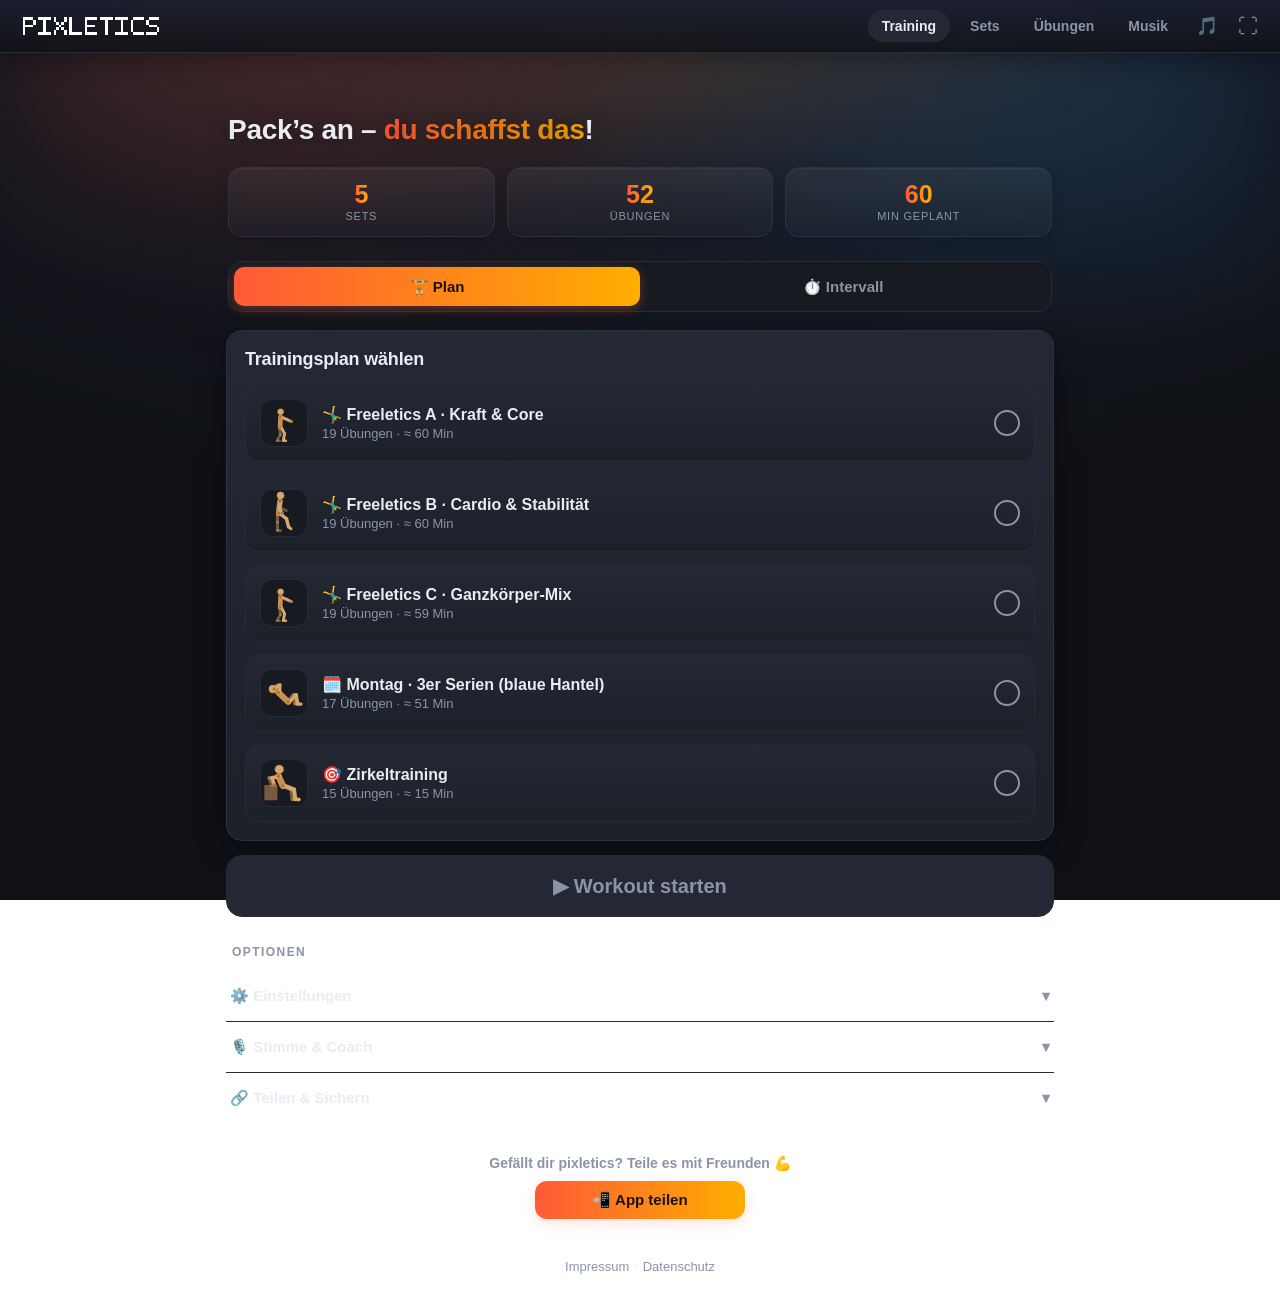
<file: index.html>
<!DOCTYPE html>
<html lang="de">
<head>
  <meta charset="UTF-8" />
  <meta name="viewport" content="width=device-width, initial-scale=1.0, viewport-fit=cover" />
  <meta name="theme-color" content="#0f1115" />
  <title>pixletics</title>
  <meta name="description" content="pixletics – browser-basierter Intervall-Timer für Bodyweight- und Zirkeltraining mit Coach-Sprachansagen, Radio und Spotify-Steuerung." />
  <link rel="stylesheet" href="assets/css/style.css" />
  <link rel="manifest" href="manifest.webmanifest" />
  <meta name="mobile-web-app-capable" content="yes" />
  <meta name="apple-mobile-web-app-capable" content="yes" />
  <meta name="apple-mobile-web-app-status-bar-style" content="black-translucent" />
  <meta name="apple-mobile-web-app-title" content="pixletics" />
  <link rel="apple-touch-icon" href="assets/icons/apple-touch-icon.png" />
  <script>
    // Installations-Event möglichst früh abfangen (feuert oft vor den Modulen).
    window.addEventListener('beforeinstallprompt', (e) => { e.preventDefault(); window.__bip = e; });
  </script>
  <link rel="icon" href="data:image/svg+xml,<svg xmlns='http://www.w3.org/2000/svg' viewBox='0 0 12 14' shape-rendering='crispEdges'><rect x='5' y='0' width='1' height='1' fill='%23ff5a36'/><rect x='6' y='0' width='1' height='1' fill='%23ff5a36'/><rect x='4' y='1' width='1' height='1' fill='%23ff5a36'/><rect x='5' y='1' width='1' height='1' fill='%23ff5a36'/><rect x='6' y='1' width='1' height='1' fill='%23ff5a36'/><rect x='7' y='1' width='1' height='1' fill='%23ff5a36'/><rect x='4' y='2' width='1' height='1' fill='%23ff5a36'/><rect x='5' y='2' width='1' height='1' fill='%23ff5a36'/><rect x='6' y='2' width='1' height='1' fill='%23ffae00'/><rect x='7' y='2' width='1' height='1' fill='%23ff5a36'/><rect x='3' y='3' width='1' height='1' fill='%23ff5a36'/><rect x='4' y='3' width='1' height='1' fill='%23ff5a36'/><rect x='5' y='3' width='1' height='1' fill='%23ffae00'/><rect x='6' y='3' width='1' height='1' fill='%23ffae00'/><rect x='7' y='3' width='1' height='1' fill='%23ff5a36'/><rect x='8' y='3' width='1' height='1' fill='%23ff5a36'/><rect x='3' y='4' width='1' height='1' fill='%23ff5a36'/><rect x='4' y='4' width='1' height='1' fill='%23ffae00'/><rect x='5' y='4' width='1' height='1' fill='%23ffae00'/><rect x='6' y='4' width='1' height='1' fill='%23ffae00'/><rect x='7' y='4' width='1' height='1' fill='%23ff5a36'/><rect x='2' y='5' width='1' height='1' fill='%23ff5a36'/><rect x='3' y='5' width='1' height='1' fill='%23ff5a36'/><rect x='4' y='5' width='1' height='1' fill='%23ffae00'/><rect x='5' y='5' width='1' height='1' fill='%23ffae00'/><rect x='6' y='5' width='1' height='1' fill='%23ffae00'/><rect x='7' y='5' width='1' height='1' fill='%23ff5a36'/><rect x='8' y='5' width='1' height='1' fill='%23ff5a36'/><rect x='2' y='6' width='1' height='1' fill='%23ff5a36'/><rect x='3' y='6' width='1' height='1' fill='%23ffae00'/><rect x='4' y='6' width='1' height='1' fill='%23ffae00'/><rect x='5' y='6' width='1' height='1' fill='%23ffae00'/><rect x='6' y='6' width='1' height='1' fill='%23ffae00'/><rect x='7' y='6' width='1' height='1' fill='%23ffae00'/><rect x='8' y='6' width='1' height='1' fill='%23ff5a36'/><rect x='1' y='7' width='1' height='1' fill='%23ff5a36'/><rect x='2' y='7' width='1' height='1' fill='%23ff5a36'/><rect x='3' y='7' width='1' height='1' fill='%23ffae00'/><rect x='4' y='7' width='1' height='1' fill='%23ffae00'/><rect x='5' y='7' width='1' height='1' fill='%23ffae00'/><rect x='6' y='7' width='1' height='1' fill='%23ffe06a'/><rect x='7' y='7' width='1' height='1' fill='%23ffae00'/><rect x='8' y='7' width='1' height='1' fill='%23ffae00'/><rect x='9' y='7' width='1' height='1' fill='%23ff5a36'/><rect x='1' y='8' width='1' height='1' fill='%23ff5a36'/><rect x='2' y='8' width='1' height='1' fill='%23ffae00'/><rect x='3' y='8' width='1' height='1' fill='%23ffae00'/><rect x='4' y='8' width='1' height='1' fill='%23ffae00'/><rect x='5' y='8' width='1' height='1' fill='%23ffe06a'/><rect x='6' y='8' width='1' height='1' fill='%23ffe06a'/><rect x='7' y='8' width='1' height='1' fill='%23ffae00'/><rect x='8' y='8' width='1' height='1' fill='%23ffae00'/><rect x='9' y='8' width='1' height='1' fill='%23ff5a36'/><rect x='1' y='9' width='1' height='1' fill='%23ff5a36'/><rect x='2' y='9' width='1' height='1' fill='%23ffae00'/><rect x='3' y='9' width='1' height='1' fill='%23ffae00'/><rect x='4' y='9' width='1' height='1' fill='%23ffae00'/><rect x='5' y='9' width='1' height='1' fill='%23ffe06a'/><rect x='6' y='9' width='1' height='1' fill='%23ffe06a'/><rect x='7' y='9' width='1' height='1' fill='%23ffe06a'/><rect x='8' y='9' width='1' height='1' fill='%23ffae00'/><rect x='9' y='9' width='1' height='1' fill='%23ff5a36'/><rect x='1' y='10' width='1' height='1' fill='%23ff5a36'/><rect x='2' y='10' width='1' height='1' fill='%23ff5a36'/><rect x='3' y='10' width='1' height='1' fill='%23ffae00'/><rect x='4' y='10' width='1' height='1' fill='%23ffae00'/><rect x='5' y='10' width='1' height='1' fill='%23ffae00'/><rect x='6' y='10' width='1' height='1' fill='%23ffe06a'/><rect x='7' y='10' width='1' height='1' fill='%23ffae00'/><rect x='8' y='10' width='1' height='1' fill='%23ffae00'/><rect x='9' y='10' width='1' height='1' fill='%23ff5a36'/><rect x='2' y='11' width='1' height='1' fill='%23ff5a36'/><rect x='3' y='11' width='1' height='1' fill='%23ffae00'/><rect x='4' y='11' width='1' height='1' fill='%23ffae00'/><rect x='5' y='11' width='1' height='1' fill='%23ffae00'/><rect x='6' y='11' width='1' height='1' fill='%23ffae00'/><rect x='7' y='11' width='1' height='1' fill='%23ffae00'/><rect x='8' y='11' width='1' height='1' fill='%23ff5a36'/><rect x='2' y='12' width='1' height='1' fill='%23ff5a36'/><rect x='3' y='12' width='1' height='1' fill='%23ff5a36'/><rect x='4' y='12' width='1' height='1' fill='%23ffae00'/><rect x='5' y='12' width='1' height='1' fill='%23ffae00'/><rect x='6' y='12' width='1' height='1' fill='%23ffae00'/><rect x='7' y='12' width='1' height='1' fill='%23ff5a36'/><rect x='8' y='12' width='1' height='1' fill='%23ff5a36'/><rect x='3' y='13' width='1' height='1' fill='%23ff5a36'/><rect x='4' y='13' width='1' height='1' fill='%23ff5a36'/><rect x='5' y='13' width='1' height='1' fill='%23ff5a36'/><rect x='6' y='13' width='1' height='1' fill='%23ff5a36'/><rect x='7' y='13' width='1' height='1' fill='%23ff5a36'/></svg>" />
</head>
<body>
  <div class="app-aurora" aria-hidden="true"></div>
  <!-- Wiederverwendbare SVG-Defs: Pixel-Wortmarke (Symbol), Farbverlauf & Gooey-Filter -->
  <svg class="svg-defs" width="0" height="0" aria-hidden="true">
    <defs>
      <linearGradient id="pxg" x1="0" y1="0" x2="1" y2="0">
        <stop offset="0" stop-color="#ff5a36"/><stop offset="0.55" stop-color="#ffae00"/><stop offset="1" stop-color="#3aa0ff"/>
      </linearGradient>
      <symbol id="px-word" viewBox="0 0 53 7"><g fill="#ffffff" shape-rendering="crispEdges"><rect x="0" y="0" width="1" height="1"/><rect x="1" y="0" width="1" height="1"/><rect x="2" y="0" width="1" height="1"/><rect x="3" y="0" width="1" height="1"/><rect x="0" y="1" width="1" height="1"/><rect x="4" y="1" width="1" height="1"/><rect x="0" y="2" width="1" height="1"/><rect x="4" y="2" width="1" height="1"/><rect x="0" y="3" width="1" height="1"/><rect x="1" y="3" width="1" height="1"/><rect x="2" y="3" width="1" height="1"/><rect x="3" y="3" width="1" height="1"/><rect x="0" y="4" width="1" height="1"/><rect x="0" y="5" width="1" height="1"/><rect x="0" y="6" width="1" height="1"/><rect x="6" y="0" width="1" height="1"/><rect x="7" y="0" width="1" height="1"/><rect x="8" y="0" width="1" height="1"/><rect x="9" y="0" width="1" height="1"/><rect x="10" y="0" width="1" height="1"/><rect x="8" y="1" width="1" height="1"/><rect x="8" y="2" width="1" height="1"/><rect x="8" y="3" width="1" height="1"/><rect x="8" y="4" width="1" height="1"/><rect x="8" y="5" width="1" height="1"/><rect x="6" y="6" width="1" height="1"/><rect x="7" y="6" width="1" height="1"/><rect x="8" y="6" width="1" height="1"/><rect x="9" y="6" width="1" height="1"/><rect x="10" y="6" width="1" height="1"/><rect x="12" y="0" width="1" height="1"/><rect x="16" y="0" width="1" height="1"/><rect x="12" y="1" width="1" height="1"/><rect x="16" y="1" width="1" height="1"/><rect x="13" y="2" width="1" height="1"/><rect x="15" y="2" width="1" height="1"/><rect x="14" y="3" width="1" height="1"/><rect x="13" y="4" width="1" height="1"/><rect x="15" y="4" width="1" height="1"/><rect x="12" y="5" width="1" height="1"/><rect x="16" y="5" width="1" height="1"/><rect x="12" y="6" width="1" height="1"/><rect x="16" y="6" width="1" height="1"/><rect x="18" y="0" width="1" height="1"/><rect x="18" y="1" width="1" height="1"/><rect x="18" y="2" width="1" height="1"/><rect x="18" y="3" width="1" height="1"/><rect x="18" y="4" width="1" height="1"/><rect x="18" y="5" width="1" height="1"/><rect x="18" y="6" width="1" height="1"/><rect x="19" y="6" width="1" height="1"/><rect x="20" y="6" width="1" height="1"/><rect x="21" y="6" width="1" height="1"/><rect x="22" y="6" width="1" height="1"/><rect x="24" y="0" width="1" height="1"/><rect x="25" y="0" width="1" height="1"/><rect x="26" y="0" width="1" height="1"/><rect x="27" y="0" width="1" height="1"/><rect x="28" y="0" width="1" height="1"/><rect x="24" y="1" width="1" height="1"/><rect x="24" y="2" width="1" height="1"/><rect x="24" y="3" width="1" height="1"/><rect x="25" y="3" width="1" height="1"/><rect x="26" y="3" width="1" height="1"/><rect x="27" y="3" width="1" height="1"/><rect x="24" y="4" width="1" height="1"/><rect x="24" y="5" width="1" height="1"/><rect x="24" y="6" width="1" height="1"/><rect x="25" y="6" width="1" height="1"/><rect x="26" y="6" width="1" height="1"/><rect x="27" y="6" width="1" height="1"/><rect x="28" y="6" width="1" height="1"/><rect x="30" y="0" width="1" height="1"/><rect x="31" y="0" width="1" height="1"/><rect x="32" y="0" width="1" height="1"/><rect x="33" y="0" width="1" height="1"/><rect x="34" y="0" width="1" height="1"/><rect x="32" y="1" width="1" height="1"/><rect x="32" y="2" width="1" height="1"/><rect x="32" y="3" width="1" height="1"/><rect x="32" y="4" width="1" height="1"/><rect x="32" y="5" width="1" height="1"/><rect x="32" y="6" width="1" height="1"/><rect x="36" y="0" width="1" height="1"/><rect x="37" y="0" width="1" height="1"/><rect x="38" y="0" width="1" height="1"/><rect x="39" y="0" width="1" height="1"/><rect x="40" y="0" width="1" height="1"/><rect x="38" y="1" width="1" height="1"/><rect x="38" y="2" width="1" height="1"/><rect x="38" y="3" width="1" height="1"/><rect x="38" y="4" width="1" height="1"/><rect x="38" y="5" width="1" height="1"/><rect x="36" y="6" width="1" height="1"/><rect x="37" y="6" width="1" height="1"/><rect x="38" y="6" width="1" height="1"/><rect x="39" y="6" width="1" height="1"/><rect x="40" y="6" width="1" height="1"/><rect x="43" y="0" width="1" height="1"/><rect x="44" y="0" width="1" height="1"/><rect x="45" y="0" width="1" height="1"/><rect x="46" y="0" width="1" height="1"/><rect x="42" y="1" width="1" height="1"/><rect x="42" y="2" width="1" height="1"/><rect x="42" y="3" width="1" height="1"/><rect x="42" y="4" width="1" height="1"/><rect x="42" y="5" width="1" height="1"/><rect x="43" y="6" width="1" height="1"/><rect x="44" y="6" width="1" height="1"/><rect x="45" y="6" width="1" height="1"/><rect x="46" y="6" width="1" height="1"/><rect x="49" y="0" width="1" height="1"/><rect x="50" y="0" width="1" height="1"/><rect x="51" y="0" width="1" height="1"/><rect x="52" y="0" width="1" height="1"/><rect x="48" y="1" width="1" height="1"/><rect x="48" y="2" width="1" height="1"/><rect x="49" y="3" width="1" height="1"/><rect x="50" y="3" width="1" height="1"/><rect x="51" y="3" width="1" height="1"/><rect x="52" y="4" width="1" height="1"/><rect x="52" y="5" width="1" height="1"/><rect x="48" y="6" width="1" height="1"/><rect x="49" y="6" width="1" height="1"/><rect x="50" y="6" width="1" height="1"/><rect x="51" y="6" width="1" height="1"/></g></symbol>
      <symbol id="wo-word" viewBox="0 0 41 7"><g fill="#ffffff" shape-rendering="crispEdges"><rect x="0" y="0" width="1" height="1"/><rect x="4" y="0" width="1" height="1"/><rect x="0" y="1" width="1" height="1"/><rect x="4" y="1" width="1" height="1"/><rect x="0" y="2" width="1" height="1"/><rect x="4" y="2" width="1" height="1"/><rect x="0" y="3" width="1" height="1"/><rect x="2" y="3" width="1" height="1"/><rect x="4" y="3" width="1" height="1"/><rect x="0" y="4" width="1" height="1"/><rect x="2" y="4" width="1" height="1"/><rect x="4" y="4" width="1" height="1"/><rect x="0" y="5" width="1" height="1"/><rect x="1" y="5" width="1" height="1"/><rect x="3" y="5" width="1" height="1"/><rect x="4" y="5" width="1" height="1"/><rect x="0" y="6" width="1" height="1"/><rect x="4" y="6" width="1" height="1"/><rect x="7" y="0" width="1" height="1"/><rect x="8" y="0" width="1" height="1"/><rect x="9" y="0" width="1" height="1"/><rect x="6" y="1" width="1" height="1"/><rect x="10" y="1" width="1" height="1"/><rect x="6" y="2" width="1" height="1"/><rect x="10" y="2" width="1" height="1"/><rect x="6" y="3" width="1" height="1"/><rect x="10" y="3" width="1" height="1"/><rect x="6" y="4" width="1" height="1"/><rect x="10" y="4" width="1" height="1"/><rect x="6" y="5" width="1" height="1"/><rect x="10" y="5" width="1" height="1"/><rect x="7" y="6" width="1" height="1"/><rect x="8" y="6" width="1" height="1"/><rect x="9" y="6" width="1" height="1"/><rect x="12" y="0" width="1" height="1"/><rect x="13" y="0" width="1" height="1"/><rect x="14" y="0" width="1" height="1"/><rect x="15" y="0" width="1" height="1"/><rect x="12" y="1" width="1" height="1"/><rect x="16" y="1" width="1" height="1"/><rect x="12" y="2" width="1" height="1"/><rect x="16" y="2" width="1" height="1"/><rect x="12" y="3" width="1" height="1"/><rect x="13" y="3" width="1" height="1"/><rect x="14" y="3" width="1" height="1"/><rect x="15" y="3" width="1" height="1"/><rect x="12" y="4" width="1" height="1"/><rect x="14" y="4" width="1" height="1"/><rect x="12" y="5" width="1" height="1"/><rect x="15" y="5" width="1" height="1"/><rect x="12" y="6" width="1" height="1"/><rect x="16" y="6" width="1" height="1"/><rect x="18" y="0" width="1" height="1"/><rect x="22" y="0" width="1" height="1"/><rect x="18" y="1" width="1" height="1"/><rect x="21" y="1" width="1" height="1"/><rect x="18" y="2" width="1" height="1"/><rect x="20" y="2" width="1" height="1"/><rect x="18" y="3" width="1" height="1"/><rect x="19" y="3" width="1" height="1"/><rect x="18" y="4" width="1" height="1"/><rect x="20" y="4" width="1" height="1"/><rect x="18" y="5" width="1" height="1"/><rect x="21" y="5" width="1" height="1"/><rect x="18" y="6" width="1" height="1"/><rect x="22" y="6" width="1" height="1"/><rect x="25" y="0" width="1" height="1"/><rect x="26" y="0" width="1" height="1"/><rect x="27" y="0" width="1" height="1"/><rect x="24" y="1" width="1" height="1"/><rect x="28" y="1" width="1" height="1"/><rect x="24" y="2" width="1" height="1"/><rect x="28" y="2" width="1" height="1"/><rect x="24" y="3" width="1" height="1"/><rect x="28" y="3" width="1" height="1"/><rect x="24" y="4" width="1" height="1"/><rect x="28" y="4" width="1" height="1"/><rect x="24" y="5" width="1" height="1"/><rect x="28" y="5" width="1" height="1"/><rect x="25" y="6" width="1" height="1"/><rect x="26" y="6" width="1" height="1"/><rect x="27" y="6" width="1" height="1"/><rect x="30" y="0" width="1" height="1"/><rect x="34" y="0" width="1" height="1"/><rect x="30" y="1" width="1" height="1"/><rect x="34" y="1" width="1" height="1"/><rect x="30" y="2" width="1" height="1"/><rect x="34" y="2" width="1" height="1"/><rect x="30" y="3" width="1" height="1"/><rect x="34" y="3" width="1" height="1"/><rect x="30" y="4" width="1" height="1"/><rect x="34" y="4" width="1" height="1"/><rect x="30" y="5" width="1" height="1"/><rect x="34" y="5" width="1" height="1"/><rect x="31" y="6" width="1" height="1"/><rect x="32" y="6" width="1" height="1"/><rect x="33" y="6" width="1" height="1"/><rect x="36" y="0" width="1" height="1"/><rect x="37" y="0" width="1" height="1"/><rect x="38" y="0" width="1" height="1"/><rect x="39" y="0" width="1" height="1"/><rect x="40" y="0" width="1" height="1"/><rect x="38" y="1" width="1" height="1"/><rect x="38" y="2" width="1" height="1"/><rect x="38" y="3" width="1" height="1"/><rect x="38" y="4" width="1" height="1"/><rect x="38" y="5" width="1" height="1"/><rect x="38" y="6" width="1" height="1"/></g></symbol>
      <filter id="goo-head" color-interpolation-filters="sRGB">
        <feTurbulence type="fractalNoise" baseFrequency="0.03" numOctaves="2" seed="11" result="t-head">
          <animate attributeName="baseFrequency" dur="7s" values="0.024;0.05;0.024" repeatCount="indefinite"/>
        </feTurbulence>
        <feDisplacementMap in="SourceGraphic" in2="t-head" scale="1.1" xChannelSelector="R" yChannelSelector="G" result="d-head"/>
        <feGaussianBlur in="d-head" stdDeviation="0" result="b-head"/>
        <feColorMatrix in="b-head" type="matrix" values="1 0 0 0 0  0 1 0 0 0  0 0 1 0 0  0 0 0 12 -4"/>
      </filter>
      <filter id="goo-slogan" color-interpolation-filters="sRGB">
        <feTurbulence type="fractalNoise" baseFrequency="0.018" numOctaves="2" seed="7" result="t-slo">
          <animate attributeName="baseFrequency" dur="9s" values="0.014;0.03;0.014" repeatCount="indefinite"/>
        </feTurbulence>
        <feDisplacementMap in="SourceGraphic" in2="t-slo" scale="0" xChannelSelector="R" yChannelSelector="G" result="d-slo"/>
        <feGaussianBlur in="d-slo" stdDeviation="0" result="b-slo"/>
        <feColorMatrix in="b-slo" type="matrix" values="1 0 0 0 0  0 1 0 0 0  0 0 1 0 0  0 0 0 18 -7"/>
      </filter>
    </defs>
  </svg>

  <header class="topbar">
    <div class="brand">
      <div class="brand-morph" id="brand-morph" role="img" aria-label="pixletics – workout">
        <div class="morph-layer" id="brand-a">
          <svg class="brand-name" viewBox="0 0 53 7" preserveAspectRatio="xMidYMid meet" aria-hidden="true"><use href="#px-word" width="53" height="7"/></svg>
        </div>
        <div class="morph-layer" id="brand-b">
          <svg class="brand-name brand-wt" viewBox="0 0 41 7" preserveAspectRatio="xMidYMid meet" aria-hidden="true"><use href="#wo-word" width="41" height="7"/></svg>
        </div>
      </div>
    </div>
    <div class="topbar-right">
      <nav class="tabs" id="tabs">
        <button class="tab active" data-view="train">Training</button>
        <button class="tab" data-view="sets">Sets</button>
        <button class="tab" data-view="exercises">Übungen</button>
        <button class="tab" data-view="musik">Musik</button>
      </nav>
      <button class="icon-btn music-btn" id="btn-music" title="Musik: Sender wählen / Spotify" aria-label="Musik wählen">🎵</button>
      <button class="icon-btn fs-btn" id="btn-fullscreen" title="Vollbild umschalten" aria-label="Vollbild umschalten">⛶</button>
      <button class="icon-btn nav-toggle" id="btn-nav" aria-label="Menü" aria-expanded="false" aria-controls="tabs">☰</button>
    </div>
  </header>

  <main>
    <!-- ============ TRAINING ============ -->
    <section class="view active" id="view-train">

      <header class="train-hero">
        <h1 class="hero-title" id="hero-slogan">
          <span class="slogan-layer" id="slogan-a"><span class="hero-line">Bereit für <span class="hero-accent">Action</span>? 🔥</span></span>
          <span class="slogan-layer" id="slogan-b" aria-hidden="true"></span>
        </h1>
        <div class="hero-stats">
          <span class="hero-stat"><b id="hero-sets">0</b><span>Sets</span></span>
          <span class="hero-stat"><b id="hero-ex">0</b><span>Übungen</span></span>
          <span class="hero-stat"><b id="hero-min">0</b><span>Min geplant</span></span>
        </div>
        <button type="button" class="hero-resume" id="hero-resume" hidden>⏯︎ Workout pausiert – hier tippen, um unten fortzusetzen</button>
      </header>

      <div class="mode-switch" id="mode-switch" data-active="plan" role="tablist">
        <span class="mode-thumb" aria-hidden="true"></span>
        <button type="button" class="mode-btn on" data-mode="plan" role="tab" aria-selected="true">🏋️ Plan</button>
        <button type="button" class="mode-btn" data-mode="interval" role="tab" aria-selected="false">⏱️ Intervall</button>
      </div>

      <div id="mode-plan">
        <div class="card">
          <h2>Trainingsplan wählen</h2>
          <div id="set-picker" class="set-picker"></div>
        </div>

        <div class="start-cta">
          <button class="btn btn-primary btn-big" id="btn-resume" hidden>⏯︎ Workout fortsetzen</button>
          <button class="btn btn-primary btn-big" id="btn-start" disabled>
            <span class="cta-label">▶︎ Workout starten</span>
            <span class="cta-summary" id="plan-summary" hidden></span>
          </button>
        </div>
      </div>

      <div id="mode-interval" hidden>
        <div class="card">
          <h2>⏱️ Intervall-Timer</h2>
          <p class="muted">Reiner Timer ohne Übungen – ideal für Tabata, EMOM, AMRAP oder freie Intervalle.</p>
          <div class="preset-chips" id="preset-chips">
            <button class="chip" type="button" data-preset="tabata">Tabata</button>
            <button class="chip" type="button" data-preset="emom">EMOM</button>
            <button class="chip" type="button" data-preset="amrap">AMRAP</button>
            <button class="chip" type="button" data-preset="free">Frei</button>
          </div>
          <p class="muted small" id="preset-desc"></p>
          <div class="settings-grid interval-grid">
            <label id="iv-work-wrap">Belastung (Sek.)<input type="number" id="iv-work" min="5" max="600" step="5" /></label>
            <label id="iv-rest-wrap">Pause (Sek.)<input type="number" id="iv-rest" min="0" max="180" step="5" /></label>
            <label id="iv-rounds-wrap"><span id="iv-rounds-label">Runden</span><input type="number" id="iv-rounds" min="1" max="60" step="1" /></label>
          </div>
          <button class="btn btn-primary btn-big" id="btn-interval-start">▶︎ Intervall starten</button>
          <details class="help">
            <summary>Die Modi erklärt – so nutzt du sie</summary>
            <ul>
              <li><strong>Tabata</strong> – benannt nach dem japanischen Sportwissenschaftler <em>Izumi Tabata</em>. Hochintensives Protokoll: <strong>20 Sekunden Vollgas, 10 Sekunden Pause, 8 Runden</strong> – insgesamt nur 4 Minuten. Wähle vorher EINE Übung (z. B. Burpees oder Hampelmänner) und mache in jeder Belastungsphase so viele saubere Wiederholungen wie möglich. Kurz, aber sehr anstrengend – ideal als Abschluss („Finisher“).</li>
              <li><strong>EMOM</strong> – kurz für <em>„Every Minute On the Minute“</em> (= jede Minute, zur vollen Minute). Stelle die Gesamtdauer in Minuten ein. Zu Beginn jeder Minute startest du eine feste Aufgabe, z. B. 10 Kniebeugen + 5 Liegestütze – die restliche Zeit der Minute ist deine Pause. Je schneller du fertig bist, desto länger die Pause: Dein Tempo bestimmt die Erholung.</li>
              <li><strong>AMRAP</strong> – kurz für <em>„As Many Rounds As Possible“</em> (= so viele Runden wie möglich). Ein durchgehender Countdown über die eingestellten Minuten. Lege dir vorher einen kleinen Rundenablauf zurecht (z. B. 5 Liegestütze, 10 Sit-ups, 15 Kniebeugen) und wiederhole ihn ohne festen Takt, so oft du schaffst. Pausen machst du, wann du sie brauchst – zähle deine Runden und versuche, dich beim nächsten Mal zu steigern.</li>
              <li><strong>Frei</strong> – dein eigenes Intervallschema: Belastung und Pause in Sekunden sowie die Rundenzahl frei einstellen, z. B. 40 s Belastung / 20 s Pause über 8 Runden. Praktisch, wenn dein Trainingsplan feste Zeiten vorgibt.</li>
            </ul>
            <p class="muted small">Tipp: Tabata und Frei takten dich komplett durch (Belastung/Pause im Wechsel). Bei EMOM und AMRAP läuft die Zeit durch – Aufgaben und Pausen teilst du dir selbst ein.</p>
          </details>
        </div>
      </div>

      <h3 class="section-head">Optionen</h3>

      <div class="card menu" id="settings-menu">
        <details class="collapsible" id="settings-card">
          <summary><span>⚙️ Einstellungen</span></summary>
          <div class="settings-grid">
            <label>Übung (Sek.)<input type="number" id="cfg-work" min="5" max="300" step="5" /></label>
            <label>Pause (Sek.)<input type="number" id="cfg-pause" min="5" max="180" step="5" /></label>
            <label>Gesamtdauer (Min.)<input type="number" id="cfg-total" min="1" max="120" step="1" /></label>
          </div>
          <p class="muted small">Die Pause enthält die Vorbereitung: Gleich zu Beginn der Pause wird die nächste Übung angesagt.</p>
          <div class="toggles">
            <label class="switch"><input type="checkbox" id="cfg-voice" /> <span>Sprachansagen</span></label>
            <label class="switch"><input type="checkbox" id="cfg-beeps" /> <span>Signaltöne</span></label>
            <label class="switch"><input type="checkbox" id="cfg-duck" /> <span>Musik bei Ansage leiser</span></label>
          </div>
          <label class="mm-vol">
            <span class="slider-head">🔔 Signalton-Lautstärke <span class="slider-val" id="val-beepvol"></span></span>
            <input type="range" id="cfg-beepvol" min="0" max="100" step="5" />
          </label>
          <button class="btn btn-small" id="btn-beep-test">▶︎ Signalton testen</button>
        </details>
      </div>

      <div class="card menu">
        <details class="collapsible voice-card" id="voice-card">
          <summary><span>🎙️ Stimme &amp; Coach</span></summary>
          <p class="muted">Wähle einen Coach-Charakter mit eigenem Tonfall und Sprüchen – je ein Spruch pro Pause und pro Übung. Feinjustiere Stimmlage und Tempo. (Nutzt die Stimmen deines Geräts.)</p>
          <div id="persona-list" class="persona-list"></div>
          <div class="voice-grid">
            <label class="voice-full">Ansagen
              <select id="cfg-verbosity">
                <option value="full">Voll – Sprüche + Übungsnamen</option>
                <option value="phrases">Sprüche, ohne Übungsnamen</option>
                <option value="concise">Knapp – nur das Wichtigste</option>
                <option value="minimal">Minimal – nur Countdown</option>
              </select>
            </label>
            <label>Dein Name (optional)<input id="cfg-coachname" type="text" maxlength="20" placeholder="z. B. Alex" /></label>
            <label>Gerätestimme<select id="cfg-voiceuri"></select></label>
          </div>
          <div class="toggles">
            <label class="switch"><input type="checkbox" id="cfg-comments" /> <span>Motivationssprüche &amp; Kommentare</span></label>
          </div>
          <p class="muted small">Aus = nur die wichtigen Ansagen (Übungsname, „Als Nächstes“, Countdown), ohne Sprüche.</p>
          <p class="muted small">⭐ = besonders natürliche Stimme. Tipp: Android nutzt „Google Deutsch"; am iPhone unter <em>Einstellungen → Bedienungshilfen → Gesprochene Inhalte → Stimmen</em> eine deutsche <em>Premium</em>-/<em>Enhanced</em>-Stimme laden – die App wählt sie dann automatisch.</p>
          <div class="slider-row">
            <label>
              <span class="slider-head">🔊 Lautstärke <span class="slider-val" id="val-voicevol"></span></span>
              <input type="range" id="cfg-voicevol" min="0" max="100" step="5" />
            </label>
            <label>
              <span class="slider-head">Stimmlage <span class="slider-val" id="val-pitch"></span></span>
              <input type="range" id="cfg-pitch" min="0.8" max="1.2" step="0.05" />
            </label>
            <label>
              <span class="slider-head">Tempo <span class="slider-val" id="val-rate"></span></span>
              <input type="range" id="cfg-rate" min="0.85" max="1.25" step="0.05" />
            </label>
          </div>
          <button class="btn" id="btn-voice-test">▶︎ Stimme testen</button>
        </details>
      </div>

      <div class="card menu">
        <details class="collapsible" id="share-card">
          <summary><span>🔗 Teilen &amp; Sichern</span></summary>
          <p class="muted">Übungen, Sets, Radiosender &amp; Einstellungen als Link teilen oder als Datei sichern – ganz ohne Server.</p>
          <div class="share-actions">
            <button class="btn btn-primary" id="btn-share-link">🔗 Teilen-Link erstellen</button>
            <button class="btn" id="btn-export">⬇︎ Export</button>
            <label class="btn" for="import-file">⬆︎ Import</label>
            <input id="import-file" type="file" accept="application/json,.json" hidden />
          </div>
          <textarea id="share-output" class="share-output" rows="3" readonly hidden></textarea>
        </details>
      </div>
    </section>

    <!-- ============ SETS ============ -->
    <section class="view" id="view-sets">
      <div class="card">
        <div class="row-between">
          <h2>Deine Übungssets</h2>
          <div class="set-head-btns">
            <button class="btn btn-accent" id="btn-auto-set">✨ Auto-Set</button>
            <button class="btn" id="btn-new-set">+ Neues Set</button>
          </div>
        </div>
        <p class="muted">Tippe auf ein Set zum Bearbeiten. Hake die gewünschten Übungen an und ziehe sie per Drag &amp; Drop in die richtige Reihenfolge.</p>
        <div id="sets-list" class="sets-list"></div>
      </div>
    </section>

    <!-- ============ ÜBUNGEN ============ -->
    <section class="view" id="view-exercises">
      <div class="card">
        <div class="row-between">
          <h2>Übungen</h2>
          <button class="btn" id="btn-new-ex">+ Neue Übung</button>
        </div>
        <p class="muted">Tippe auf eine Übung, um Name, Beschreibung, Emoji und Wiederholungen zu bearbeiten. Beidseitige Übungen (z. B. je Bein/Arm) stehen standardmäßig auf 4 Wiederholungen, sonst 3.</p>
        <div id="exercises-filter" class="radio-filter"></div>
        <div id="exercises-list" class="sets-list"></div>
      </div>
    </section>

    <!-- ============ MUSIK (Radio + Spotify) ============ -->
    <section class="view" id="view-musik">
      <div class="card">
        <div class="row-between">
          <h2>📻 Radio</h2>
          <button class="btn" id="btn-new-station">+ Sender</button>
        </div>
        <p class="muted">Internet-Radio – kein Login, kein Key, kein Premium nötig. Tippe einen Sender zum Abspielen. Eigene Sender (HTTPS-Stream-URL) kannst du hinzufügen.</p>
        <div class="sp-now" id="radio-now"></div>
        <div id="radio-filter" class="radio-filter"></div>
        <div id="radio-list" class="radio-list"></div>
      </div>

      <div class="card">
        <h2>Spotify steuern</h2>
        <p class="muted">Optional. Verbinde einfach deinen <strong>eigenen Spotify-Account</strong> – läuft im Browser mit, steuerbar von hier und wird bei Ansagen automatisch leiser. Benötigt <strong>Spotify Premium</strong>. Kein Key nötig.</p>
        <div id="spotify-panel"></div>
        <details class="help">
          <summary>So funktioniert’s</summary>
          <ul>
            <li>Tippe <strong>„Mit Spotify verbinden“</strong> und melde dich mit deinem Account an.</li>
            <li>Starte in der Spotify-App einen Song und wähle als Wiedergabegerät <strong>„pixletics“</strong>.</li>
            <li>Hinweis: In der Test-Phase der App können sich nur vom Betreiber freigeschaltete Accounts anmelden (max. 25).</li>
          </ul>
        </details>
      </div>
    </section>

    <div class="app-share">
      <span class="app-share-text">Gefällt dir pixletics? Teile es mit Freunden 💪</span>
      <button class="btn btn-primary" id="btn-share-app">📲 App teilen</button>
    </div>

    <footer class="app-footer">
      <a href="impressum.html">Impressum</a>
      <span aria-hidden="true">·</span>
      <a href="privacy.html">Datenschutz</a>
    </footer>
  </main>

  <!-- ============ RUNNER (Vollbild) ============ -->
  <div class="runner" id="runner" hidden>
    <div class="runner-bg" id="runner-bg"><div class="runner-aurora" aria-hidden="true"></div></div>
    <div class="runner-top">
      <div class="runner-meta">
        <span id="runner-round"></span>
        <span id="runner-session"></span>
      </div>
      <div class="runner-top-btns">
        <button class="icon-btn" id="btn-fs-runner" title="Vollbild umschalten" aria-label="Vollbild umschalten">⛶</button>
        <button class="icon-btn" id="btn-close-runner" title="Beenden">✕</button>
      </div>
    </div>

    <div class="runner-center">
      <div class="phase-label" id="phase-label">Bereit</div>
      <div class="exercise-name" id="exercise-name"></div>
      <div class="exercise-cue" id="exercise-cue"></div>
      <button class="howto-pill" id="btn-runner-howto" hidden>ℹ️ So geht's – Anleitung</button>
      <div class="timer-ring" id="timer-ring">
        <div class="big-timer" id="big-timer">00</div>
        <div class="exercise-figure" id="exercise-figure" hidden><svg id="exercise-figure-svg" aria-hidden="true"></svg></div>
      </div>
      <div class="phase-icon" id="phase-icon"></div>
      <div class="next-up" id="next-up"></div>
      <button class="btn btn-primary btn-big runner-start" id="btn-runner-start" hidden>▶︎ Start</button>
    </div>

    <div class="runner-progress"><div id="runner-progress-bar"></div></div>

    <!-- Workout-Steuerung -->
    <div class="runner-section" id="runner-workout-sec">
      <span class="runner-section-label">Workout</span>
      <div class="runner-controls">
        <button class="ctrl ctrl-skip" id="btn-prev" title="Eine Übung zurück">⏮︎ Übung</button>
        <button class="ctrl" id="btn-pause" title="Workout pausieren">⏸</button>
        <button class="ctrl ctrl-skip" id="btn-skip" title="Übung überspringen">⏭︎ Übung</button>
      </div>
    </div>

    <!-- Schnellzugriff: Coach & Musik -->
    <div class="runner-section runner-access">
      <button class="access-btn" id="btn-runner-coach" title="Coach-Einstellungen">
        <span class="ab-ic">🎙️</span><span class="ab-tx">Coach</span>
      </button>
      <button class="access-btn" id="btn-runner-music" title="Musik wählen – Sender oder Spotify">
        <span class="ab-ic">🎵</span><span class="ab-tx">Musik</span>
      </button>
    </div>
    <div class="runner-nowline" id="runner-nowplaying"><span class="muted small">Tippen, um Sender/Spotify zu wählen</span></div>
  </div>

  <!-- ============ SET-EDITOR (Modal) ============ -->
  <div class="modal" id="set-editor" hidden>
    <div class="modal-card">
      <div class="row-between">
        <input class="set-name-input" id="editor-name" placeholder="Set-Name" />
        <button class="icon-btn" id="btn-close-editor">✕</button>
      </div>
      <textarea class="set-desc-input" id="editor-desc" rows="2" placeholder="Beschreibung (optional) – wofür ist dieses Set, wie wirkt es?"></textarea>
      <p class="muted small">Angehakte Übungen sind im Set. Ziehe am ⠿ Griff, um die Reihenfolge zu ändern.</p>
      <div class="editor-cols">
        <div>
          <h3>Im Set <span class="count" id="chosen-count"></span></h3>
          <ul class="sortable" id="chosen-list"></ul>
        </div>
        <div>
          <h3>Übungsbibliothek</h3>
          <ul class="library" id="library-list"></ul>
        </div>
      </div>
      <div class="row-between editor-actions">
        <button class="btn btn-danger" id="btn-delete-set">Set löschen</button>
        <div class="set-head-btns">
          <button class="btn" id="btn-regenerate-set" hidden>🎲 Neu würfeln</button>
          <button class="btn btn-primary" id="btn-save-set">Fertig</button>
        </div>
      </div>
    </div>
  </div>

  <!-- ============ AUTO-SET-ASSISTENT (Modal) ============ -->
  <div class="modal" id="set-wizard" hidden>
    <div class="modal-card wizard-card">
      <div class="row-between">
        <h2 style="margin:0">✨ Set automatisch erstellen</h2>
        <button class="icon-btn" id="btn-close-wizard">✕</button>
      </div>
      <p class="muted small">Beantworte ein paar Fragen – pixletics stellt dir ein passendes, abwechslungsreiches Set zusammen.</p>

      <div class="wiz-field">
        <label class="wiz-label">Intensität</label>
        <div class="seg" id="wiz-intensity">
          <button type="button" data-v="locker">Locker</button>
          <button type="button" data-v="mittel" class="on">Mittel</button>
          <button type="button" data-v="intensiv">Intensiv</button>
        </div>
      </div>

      <div class="wiz-field">
        <label class="wiz-label">Schwerpunkt</label>
        <div class="seg" id="wiz-goal">
          <button type="button" data-v="kraft">Kraft</button>
          <button type="button" data-v="mix" class="on">Mix</button>
          <button type="button" data-v="ausdauer">Ausdauer</button>
        </div>
      </div>

      <div class="wiz-field">
        <label class="wiz-label">Körperfokus <span class="muted small">(Mehrfachauswahl)</span></label>
        <div class="chips" id="wiz-focus">
          <button type="button" data-v="ganzkoerper" class="on">Ganzkörper</button>
          <button type="button" data-v="oberkoerper">Oberkörper</button>
          <button type="button" data-v="unterkoerper">Unterkörper</button>
          <button type="button" data-v="core">Bauch &amp; Core</button>
          <button type="button" data-v="cardio">Cardio</button>
        </div>
      </div>

      <div class="wiz-field">
        <label class="wiz-label" for="wiz-duration">Gewünschte Dauer: <strong id="wiz-duration-val">20</strong> Min.</label>
        <input type="range" id="wiz-duration" min="8" max="60" step="2" value="20" />
      </div>

      <div class="row-between editor-actions">
        <span class="muted small" id="wiz-hint"></span>
        <button class="btn btn-primary" id="btn-generate-set">Set erstellen</button>
      </div>
    </div>
  </div>

  <!-- ============ ÜBUNGS-EDITOR (Modal) ============ -->
  <div class="modal" id="exercise-editor" hidden>
    <div class="modal-card">
      <div class="row-between">
        <h3 id="ex-editor-title">Übung bearbeiten</h3>
        <button class="icon-btn" id="btn-close-ex-editor">✕</button>
      </div>
      <div class="ex-form">
        <label class="ex-form-emoji">Emoji<input id="ex-emoji" maxlength="4" placeholder="🏋️" /></label>
        <label class="ex-form-name">Name<input id="ex-name" placeholder="z. B. Kniebeugen" /></label>
        <label>Bereich<input id="ex-area" list="ex-area-options" placeholder="wählen oder eintippen" /></label>
        <datalist id="ex-area-options"></datalist>
        <label>Wiederholungen<input type="number" id="ex-reps" min="1" max="6" step="1" /></label>
        <label class="ex-form-cue">Beschreibung<input id="ex-cue" placeholder="kurzer Bewegungshinweis" /></label>
      </div>
      <div class="ex-howto-section">
        <div class="ex-howto ex-howto-view" id="ex-howto-view"></div>
        <button type="button" class="btn btn-small" id="btn-edit-howto">✏️ Anleitung bearbeiten</button>
        <div class="ex-howto-edit" id="ex-howto-edit" hidden>
          <label class="ex-howto-field">So führst du sie aus <span class="muted small">– Durchführung, eine Anweisung pro Zeile</span>
            <textarea id="ex-steps" rows="4" placeholder="Eine Anweisung pro Zeile, z. B.&#10;Schulterbreiter Stand, Fußspitzen leicht nach außen.&#10;Hüfte zurückschieben und in die Knie gehen …"></textarea>
          </label>
          <label class="ex-howto-field">⚠️ Worauf besonders achten <span class="muted small">– ein Punkt pro Zeile</span>
            <textarea id="ex-tips" rows="4" placeholder="Ein Hinweis pro Zeile, z. B.&#10;Knie folgen der Richtung der Fußspitzen.&#10;Fersen bleiben am Boden."></textarea>
          </label>
        </div>
      </div>
      <div class="row-between editor-actions">
        <button class="btn btn-danger" id="btn-delete-ex">Löschen</button>
        <button class="btn btn-primary" id="btn-save-ex">Speichern</button>
      </div>
    </div>
  </div>

  <!-- ============ ÜBUNGSANLEITUNG (Modal) ============ -->
  <div class="modal" id="howto-modal" hidden>
    <div class="modal-card howto-modal-card">
      <div class="row-between">
        <h3 id="howto-title" style="margin:0"></h3>
        <button class="icon-btn" id="btn-close-howto">✕</button>
      </div>
      <div class="ex-howto" id="howto-body"></div>
    </div>
  </div>

  <!-- ============ SENDER-EDITOR (Modal) ============ -->
  <div class="modal" id="station-editor" hidden>
    <div class="modal-card">
      <div class="row-between">
        <h3 id="station-editor-title">Sender</h3>
        <button class="icon-btn" id="btn-close-station-editor">✕</button>
      </div>
      <div class="ex-form">
        <label class="ex-form-name">Name<input id="station-name" placeholder="z. B. ROCK ANTENNE" /></label>
        <label>Genre<input id="station-genre" list="station-genre-options" placeholder="wählen oder eintippen" /></label>
        <datalist id="station-genre-options"></datalist>
        <label>Musikrichtung (Filter)<select id="station-cat"></select></label>
        <label class="ex-form-cue">Stream-URL (HTTPS)<input id="station-url" placeholder="https://…/stream.mp3" /></label>
      </div>
      <p class="muted small">Tipp: Es muss ein direkter HTTPS-Stream (MP3/AAC) sein – keine Webseite und kein HLS/.m3u8.</p>
      <div class="row-between editor-actions">
        <button class="btn btn-danger" id="btn-delete-station">Löschen</button>
        <button class="btn btn-primary" id="btn-save-station">Speichern</button>
      </div>
    </div>
  </div>

  <!-- ============ MUSIK-SCHNELLWAHL (Modal) ============ -->
  <div class="modal music-modal" id="music-modal" hidden>
    <div class="modal-card music-modal-card">
      <div class="row-between">
        <h3>🎵 Musik</h3>
        <button class="icon-btn" id="btn-close-music" title="Schließen">✕</button>
      </div>
      <label class="mm-vol">
        <span class="slider-head">🔊 Musik-Lautstärke <span class="slider-val" id="val-musicvol"></span></span>
        <input type="range" id="cfg-musicvol" min="0" max="100" step="5" />
      </label>
      <p class="muted small">Sender antippen zum Abspielen.</p>
      <div id="mm-filter" class="radio-filter"></div>
      <div id="mm-radio" class="mm-radio"></div>
      <div id="mm-spotify" class="mm-spotify"></div>
      <div class="rm-row">
        <div class="rm-group">
          <button class="ctrl ctrl-sp" id="btn-radio-toggle" title="Radio an/aus">📻</button>
          <span class="rm-label">Radio</span>
        </div>
        <span class="rm-sep" aria-hidden="true"></span>
        <div class="rm-group">
          <button class="ctrl ctrl-sp" id="btn-prev-track" title="Vorheriger Titel">⏮</button>
          <button class="ctrl ctrl-sp" id="btn-sp-toggle" title="Play/Pause">⏯</button>
          <button class="ctrl ctrl-sp" id="btn-next-track" title="Nächster Titel">⏭</button>
          <span class="rm-label">Spotify</span>
        </div>
      </div>
    </div>
  </div>

  <!-- ============ COACH (Modal, im laufenden Workout) ============ -->
  <div class="modal" id="coach-modal" hidden>
    <div class="modal-card">
      <div class="row-between">
        <h3>🎙️ Coach</h3>
        <button class="icon-btn" id="btn-close-coach" title="Schließen">✕</button>
      </div>
      <div class="voice-grid">
        <label class="voice-full">Charakter<select id="rc-persona"></select></label>
        <label class="voice-full">Ansagen
          <select id="rc-verbosity">
            <option value="full">Voll – Sprüche + Übungsnamen</option>
            <option value="phrases">Sprüche, ohne Übungsnamen</option>
            <option value="concise">Knapp – nur das Wichtigste</option>
            <option value="minimal">Minimal – nur Countdown</option>
          </select>
        </label>
      </div>
      <div class="toggles">
        <label class="switch"><input type="checkbox" id="rc-voice" /> <span>Sprachansagen</span></label>
        <label class="switch"><input type="checkbox" id="rc-comments" /> <span>Motivationssprüche</span></label>
        <label class="switch"><input type="checkbox" id="rc-beeps" /> <span>Signaltöne</span></label>
        <label class="switch"><input type="checkbox" id="rc-duck" /> <span>Musik bei Ansage leiser</span></label>
      </div>
      <label class="mm-vol">
        <span class="slider-head">🔊 Coach-Lautstärke <span class="slider-val" id="rc-val-voicevol"></span></span>
        <input type="range" id="rc-voicevol" min="0" max="100" step="5" />
      </label>
      <label class="mm-vol">
        <span class="slider-head">🔔 Signalton-Lautstärke <span class="slider-val" id="rc-val-beepvol"></span></span>
        <input type="range" id="rc-beepvol" min="0" max="100" step="5" />
      </label>
    </div>
  </div>

  <!-- ============ PWA: Installieren ============ -->
  <div class="install-banner" id="install-banner" hidden>
    <svg class="ib-icon" viewBox="0 0 12 14" shape-rendering="crispEdges" aria-hidden="true"><rect x="5" y="0" width="1" height="1" fill="#ff5a36"/><rect x="6" y="0" width="1" height="1" fill="#ff5a36"/><rect x="4" y="1" width="1" height="1" fill="#ff5a36"/><rect x="5" y="1" width="1" height="1" fill="#ff5a36"/><rect x="6" y="1" width="1" height="1" fill="#ff5a36"/><rect x="7" y="1" width="1" height="1" fill="#ff5a36"/><rect x="4" y="2" width="1" height="1" fill="#ff5a36"/><rect x="5" y="2" width="1" height="1" fill="#ff5a36"/><rect x="6" y="2" width="1" height="1" fill="#ffae00"/><rect x="7" y="2" width="1" height="1" fill="#ff5a36"/><rect x="3" y="3" width="1" height="1" fill="#ff5a36"/><rect x="4" y="3" width="1" height="1" fill="#ff5a36"/><rect x="5" y="3" width="1" height="1" fill="#ffae00"/><rect x="6" y="3" width="1" height="1" fill="#ffae00"/><rect x="7" y="3" width="1" height="1" fill="#ff5a36"/><rect x="8" y="3" width="1" height="1" fill="#ff5a36"/><rect x="3" y="4" width="1" height="1" fill="#ff5a36"/><rect x="4" y="4" width="1" height="1" fill="#ffae00"/><rect x="5" y="4" width="1" height="1" fill="#ffae00"/><rect x="6" y="4" width="1" height="1" fill="#ffae00"/><rect x="7" y="4" width="1" height="1" fill="#ff5a36"/><rect x="2" y="5" width="1" height="1" fill="#ff5a36"/><rect x="3" y="5" width="1" height="1" fill="#ff5a36"/><rect x="4" y="5" width="1" height="1" fill="#ffae00"/><rect x="5" y="5" width="1" height="1" fill="#ffae00"/><rect x="6" y="5" width="1" height="1" fill="#ffae00"/><rect x="7" y="5" width="1" height="1" fill="#ff5a36"/><rect x="8" y="5" width="1" height="1" fill="#ff5a36"/><rect x="2" y="6" width="1" height="1" fill="#ff5a36"/><rect x="3" y="6" width="1" height="1" fill="#ffae00"/><rect x="4" y="6" width="1" height="1" fill="#ffae00"/><rect x="5" y="6" width="1" height="1" fill="#ffae00"/><rect x="6" y="6" width="1" height="1" fill="#ffae00"/><rect x="7" y="6" width="1" height="1" fill="#ffae00"/><rect x="8" y="6" width="1" height="1" fill="#ff5a36"/><rect x="1" y="7" width="1" height="1" fill="#ff5a36"/><rect x="2" y="7" width="1" height="1" fill="#ff5a36"/><rect x="3" y="7" width="1" height="1" fill="#ffae00"/><rect x="4" y="7" width="1" height="1" fill="#ffae00"/><rect x="5" y="7" width="1" height="1" fill="#ffae00"/><rect x="6" y="7" width="1" height="1" fill="#ffe06a"/><rect x="7" y="7" width="1" height="1" fill="#ffae00"/><rect x="8" y="7" width="1" height="1" fill="#ffae00"/><rect x="9" y="7" width="1" height="1" fill="#ff5a36"/><rect x="1" y="8" width="1" height="1" fill="#ff5a36"/><rect x="2" y="8" width="1" height="1" fill="#ffae00"/><rect x="3" y="8" width="1" height="1" fill="#ffae00"/><rect x="4" y="8" width="1" height="1" fill="#ffae00"/><rect x="5" y="8" width="1" height="1" fill="#ffe06a"/><rect x="6" y="8" width="1" height="1" fill="#ffe06a"/><rect x="7" y="8" width="1" height="1" fill="#ffae00"/><rect x="8" y="8" width="1" height="1" fill="#ffae00"/><rect x="9" y="8" width="1" height="1" fill="#ff5a36"/><rect x="1" y="9" width="1" height="1" fill="#ff5a36"/><rect x="2" y="9" width="1" height="1" fill="#ffae00"/><rect x="3" y="9" width="1" height="1" fill="#ffae00"/><rect x="4" y="9" width="1" height="1" fill="#ffae00"/><rect x="5" y="9" width="1" height="1" fill="#ffe06a"/><rect x="6" y="9" width="1" height="1" fill="#ffe06a"/><rect x="7" y="9" width="1" height="1" fill="#ffe06a"/><rect x="8" y="9" width="1" height="1" fill="#ffae00"/><rect x="9" y="9" width="1" height="1" fill="#ff5a36"/><rect x="1" y="10" width="1" height="1" fill="#ff5a36"/><rect x="2" y="10" width="1" height="1" fill="#ff5a36"/><rect x="3" y="10" width="1" height="1" fill="#ffae00"/><rect x="4" y="10" width="1" height="1" fill="#ffae00"/><rect x="5" y="10" width="1" height="1" fill="#ffae00"/><rect x="6" y="10" width="1" height="1" fill="#ffe06a"/><rect x="7" y="10" width="1" height="1" fill="#ffae00"/><rect x="8" y="10" width="1" height="1" fill="#ffae00"/><rect x="9" y="10" width="1" height="1" fill="#ff5a36"/><rect x="2" y="11" width="1" height="1" fill="#ff5a36"/><rect x="3" y="11" width="1" height="1" fill="#ffae00"/><rect x="4" y="11" width="1" height="1" fill="#ffae00"/><rect x="5" y="11" width="1" height="1" fill="#ffae00"/><rect x="6" y="11" width="1" height="1" fill="#ffae00"/><rect x="7" y="11" width="1" height="1" fill="#ffae00"/><rect x="8" y="11" width="1" height="1" fill="#ff5a36"/><rect x="2" y="12" width="1" height="1" fill="#ff5a36"/><rect x="3" y="12" width="1" height="1" fill="#ff5a36"/><rect x="4" y="12" width="1" height="1" fill="#ffae00"/><rect x="5" y="12" width="1" height="1" fill="#ffae00"/><rect x="6" y="12" width="1" height="1" fill="#ffae00"/><rect x="7" y="12" width="1" height="1" fill="#ff5a36"/><rect x="8" y="12" width="1" height="1" fill="#ff5a36"/><rect x="3" y="13" width="1" height="1" fill="#ff5a36"/><rect x="4" y="13" width="1" height="1" fill="#ff5a36"/><rect x="5" y="13" width="1" height="1" fill="#ff5a36"/><rect x="6" y="13" width="1" height="1" fill="#ff5a36"/><rect x="7" y="13" width="1" height="1" fill="#ff5a36"/></svg>
    <span class="ib-text">pixletics als App installieren</span>
    <button class="btn btn-primary" id="ib-install">Installieren</button>
    <button class="icon-btn" id="ib-dismiss" title="Später" aria-label="Schließen">✕</button>
  </div>

  <!-- iOS: Anleitung „Zum Home-Bildschirm“ -->
  <div class="modal ios-install" id="ios-install" hidden>
    <div class="modal-card ios-install-card">
      <h3>Auf dem iPhone installieren</h3>
      <p class="muted">Safari kann pixletics als App ablegen:</p>
      <ol>
        <li>Unten auf das <strong>Teilen-Symbol</strong> tippen (Quadrat mit Pfeil nach oben).</li>
        <li><strong>„Zum Home-Bildschirm“</strong> wählen.</li>
        <li>Mit <strong>„Hinzufügen“</strong> bestätigen – fertig. 🔥</li>
      </ol>
      <div class="row-between editor-actions">
        <span></span>
        <button class="btn btn-primary" id="ios-close">Verstanden</button>
      </div>
    </div>
  </div>

  <script type="module" src="assets/js/main.js"></script>
</body>
</html>
</file>
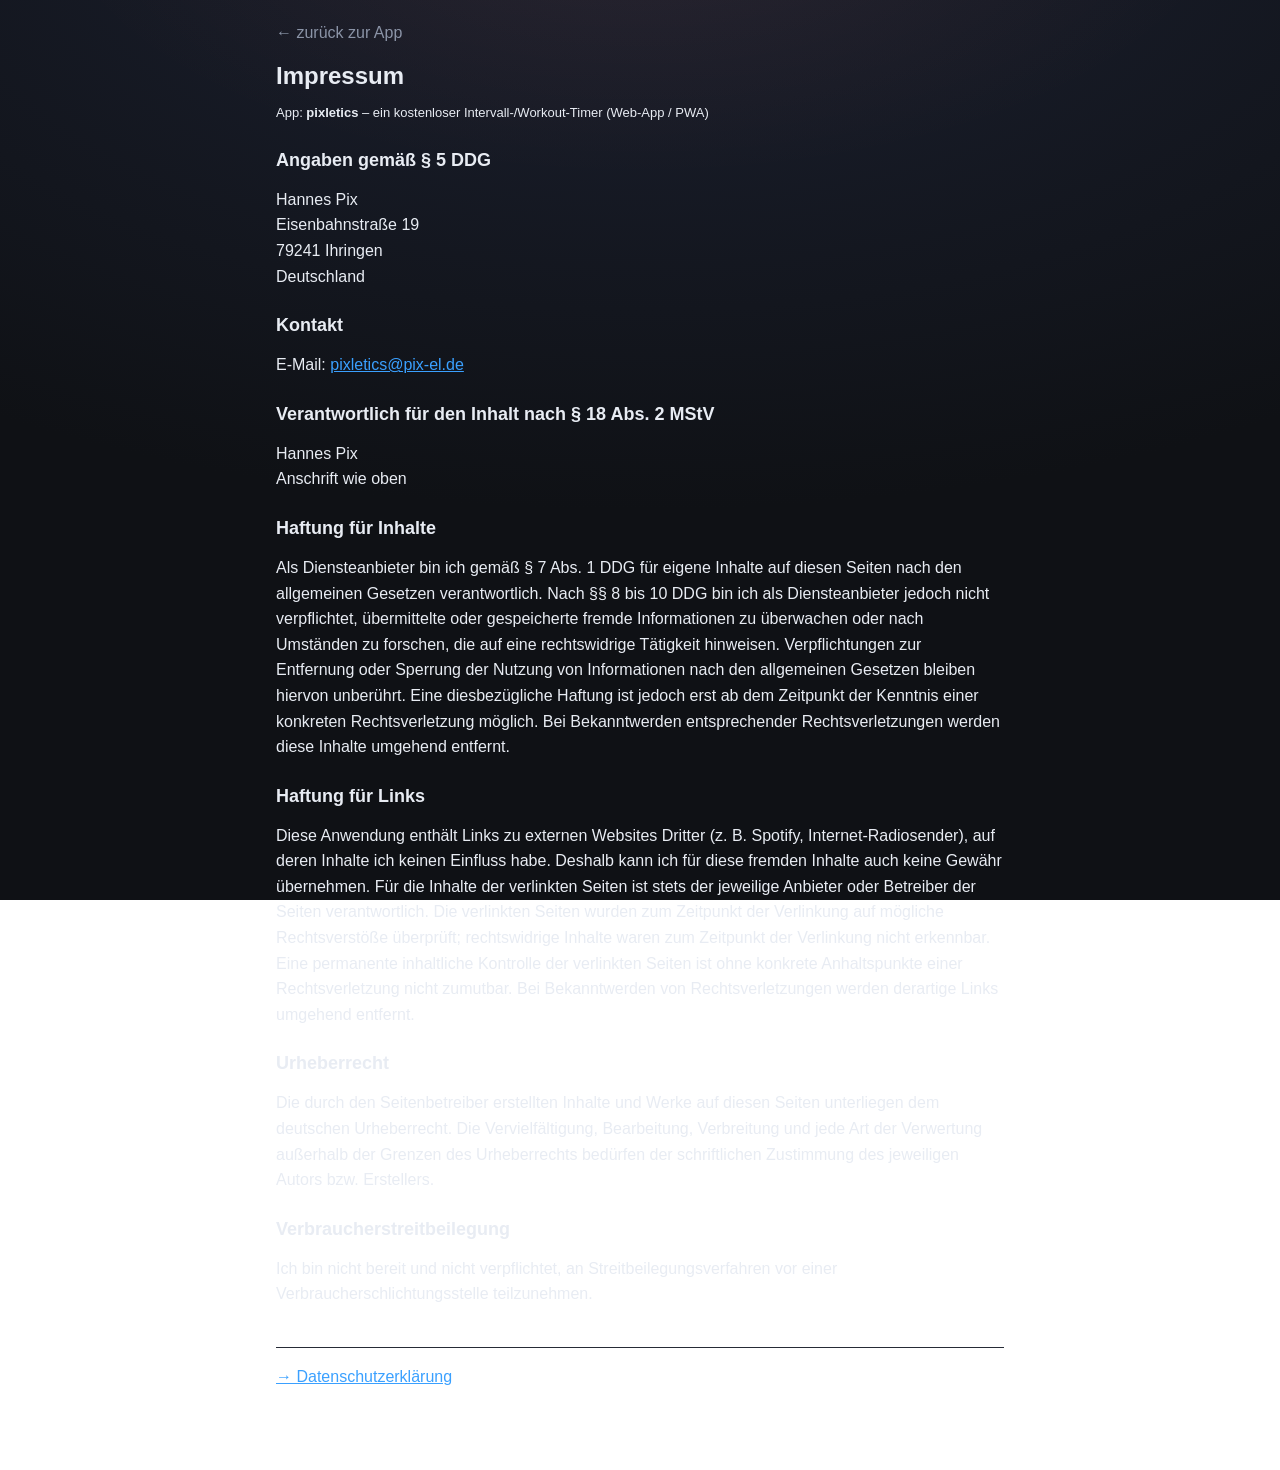
<file: impressum.html>
<!DOCTYPE html>
<html lang="de">
<head>
  <meta charset="UTF-8" />
  <meta name="viewport" content="width=device-width, initial-scale=1.0, viewport-fit=cover" />
  <meta name="theme-color" content="#0f1115" />
  <title>Impressum – pixletics</title>
  <meta name="robots" content="index,follow" />
  <link rel="stylesheet" href="assets/css/style.css" />
  <style>
    .legal { max-width: 760px; margin: 0 auto; padding: 24px 16px 64px; }
    .legal h1 { font-size: 24px; margin: 8px 0 4px; }
    .legal h2 { font-size: 18px; margin: 26px 0 8px; }
    .legal p, .legal li { color: var(--text); line-height: 1.6; }
    .legal ul { padding-left: 20px; }
    .legal a { color: var(--blue); }
    .legal .back { display: inline-block; margin-bottom: 12px; color: var(--muted); text-decoration: none; }
    .legal .nav { margin-top: 40px; padding-top: 16px; border-top: 1px solid var(--border); }
  </style>
</head>
<body>
  <main class="legal">
    <a class="back" href="./">← zurück zur App</a>
    <h1>Impressum</h1>
    <p class="muted small">App: <strong>pixletics</strong> – ein kostenloser Intervall-/Workout-Timer (Web-App / PWA)</p>

    <h2>Angaben gemäß § 5 DDG</h2>
    <p>Hannes Pix<br />
    Eisenbahnstraße 19<br />
    79241 Ihringen<br />
    Deutschland</p>

    <h2>Kontakt</h2>
    <p>E-Mail: <a href="mailto:pixletics@pix-el.de">pixletics@pix-el.de</a></p>

    <h2>Verantwortlich für den Inhalt nach § 18 Abs. 2 MStV</h2>
    <p>Hannes Pix<br />
    Anschrift wie oben</p>

    <h2>Haftung für Inhalte</h2>
    <p>Als Diensteanbieter bin ich gemäß § 7 Abs. 1 DDG für eigene Inhalte auf diesen Seiten
    nach den allgemeinen Gesetzen verantwortlich. Nach §§ 8 bis 10 DDG bin ich als
    Diensteanbieter jedoch nicht verpflichtet, übermittelte oder gespeicherte fremde
    Informationen zu überwachen oder nach Umständen zu forschen, die auf eine rechtswidrige
    Tätigkeit hinweisen. Verpflichtungen zur Entfernung oder Sperrung der Nutzung von
    Informationen nach den allgemeinen Gesetzen bleiben hiervon unberührt. Eine diesbezügliche
    Haftung ist jedoch erst ab dem Zeitpunkt der Kenntnis einer konkreten Rechtsverletzung
    möglich. Bei Bekanntwerden entsprechender Rechtsverletzungen werden diese Inhalte umgehend
    entfernt.</p>

    <h2>Haftung für Links</h2>
    <p>Diese Anwendung enthält Links zu externen Websites Dritter (z. B. Spotify,
    Internet-Radiosender), auf deren Inhalte ich keinen Einfluss habe. Deshalb kann ich für
    diese fremden Inhalte auch keine Gewähr übernehmen. Für die Inhalte der verlinkten Seiten
    ist stets der jeweilige Anbieter oder Betreiber der Seiten verantwortlich. Die verlinkten
    Seiten wurden zum Zeitpunkt der Verlinkung auf mögliche Rechtsverstöße überprüft;
    rechtswidrige Inhalte waren zum Zeitpunkt der Verlinkung nicht erkennbar. Eine permanente
    inhaltliche Kontrolle der verlinkten Seiten ist ohne konkrete Anhaltspunkte einer
    Rechtsverletzung nicht zumutbar. Bei Bekanntwerden von Rechtsverletzungen werden derartige
    Links umgehend entfernt.</p>

    <h2>Urheberrecht</h2>
    <p>Die durch den Seitenbetreiber erstellten Inhalte und Werke auf diesen Seiten unterliegen
    dem deutschen Urheberrecht. Die Vervielfältigung, Bearbeitung, Verbreitung und jede Art der
    Verwertung außerhalb der Grenzen des Urheberrechts bedürfen der schriftlichen Zustimmung des
    jeweiligen Autors bzw. Erstellers.</p>

    <h2>Verbraucherstreitbeilegung</h2>
    <p>Ich bin nicht bereit und nicht verpflichtet, an Streitbeilegungsverfahren vor einer
    Verbraucherschlichtungsstelle teilzunehmen.</p>

    <p class="nav"><a href="privacy.html">→ Datenschutzerklärung</a></p>
  </main>
</body>
</html>
</file>
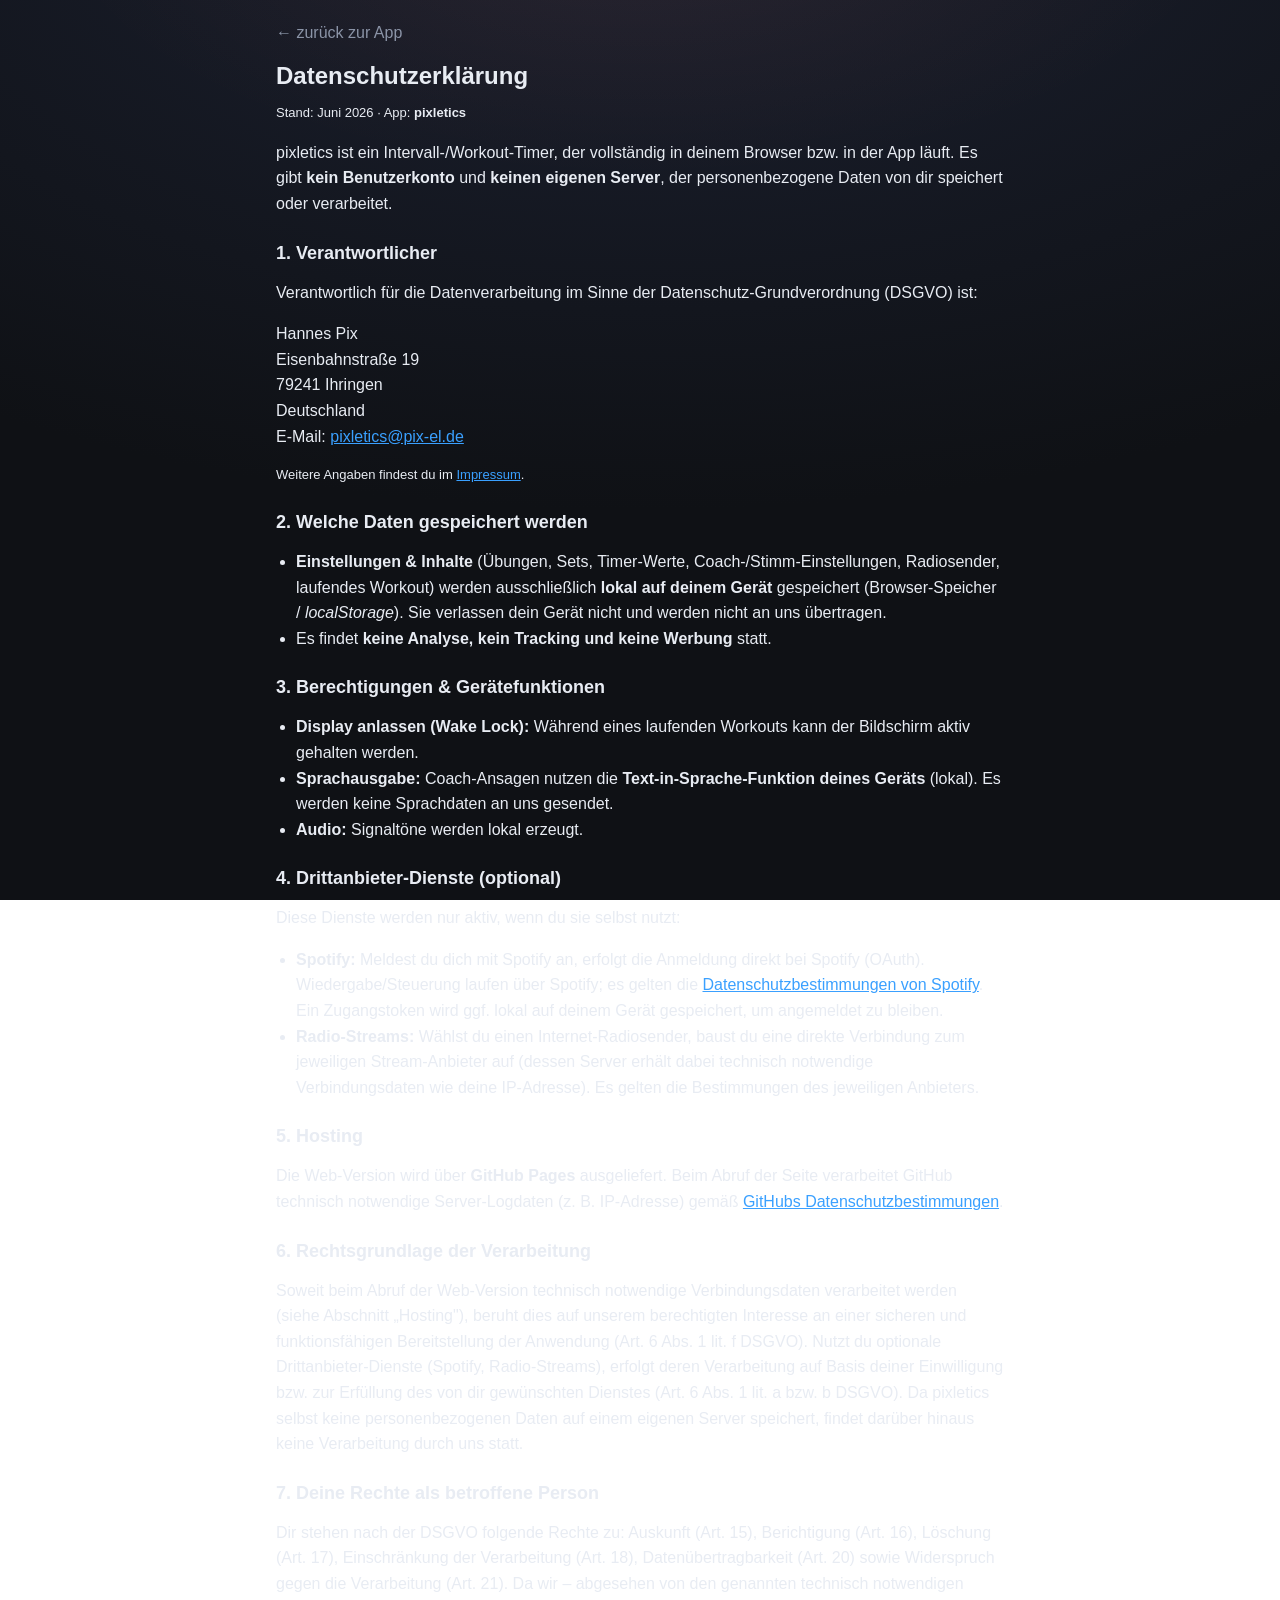
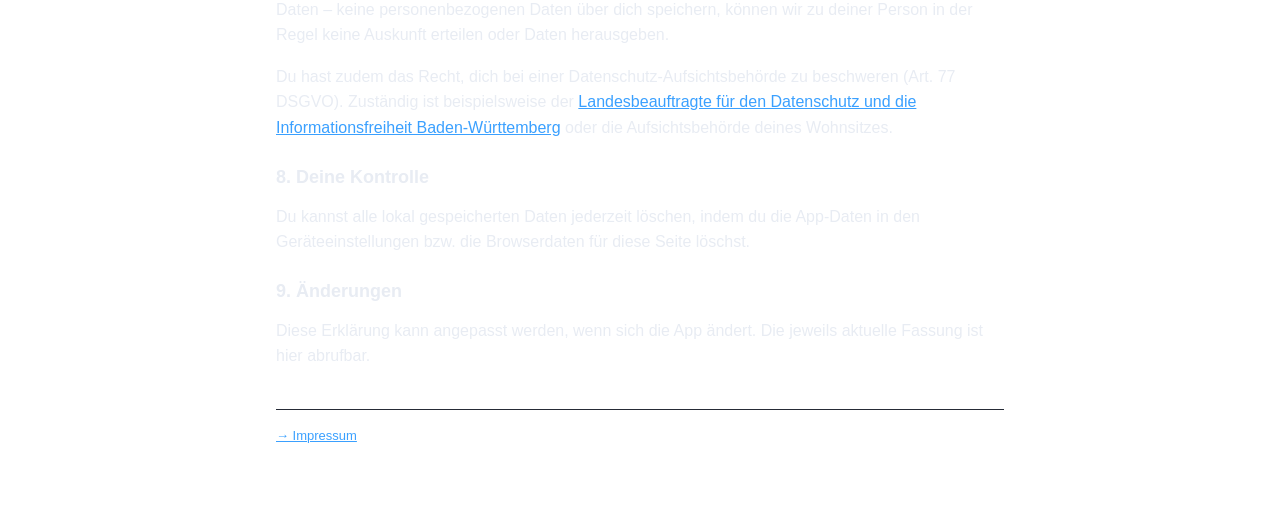
<file: privacy.html>
<!DOCTYPE html>
<html lang="de">
<head>
  <meta charset="UTF-8" />
  <meta name="viewport" content="width=device-width, initial-scale=1.0, viewport-fit=cover" />
  <meta name="theme-color" content="#0f1115" />
  <title>Datenschutz – pixletics</title>
  <meta name="robots" content="index,follow" />
  <link rel="stylesheet" href="assets/css/style.css" />
  <style>
    .legal { max-width: 760px; margin: 0 auto; padding: 24px 16px 64px; }
    .legal h1 { font-size: 24px; margin: 8px 0 4px; }
    .legal h2 { font-size: 18px; margin: 26px 0 8px; }
    .legal p, .legal li { color: var(--text); line-height: 1.6; }
    .legal ul { padding-left: 20px; }
    .legal a { color: var(--blue); }
    .legal .back { display: inline-block; margin-bottom: 12px; color: var(--muted); text-decoration: none; }
  </style>
</head>
<body>
  <main class="legal">
    <a class="back" href="./">← zurück zur App</a>
    <h1>Datenschutzerklärung</h1>
    <p class="muted small">Stand: Juni 2026 · App: <strong>pixletics</strong></p>

    <p>pixletics ist ein Intervall-/Workout-Timer, der vollständig in deinem Browser bzw.
    in der App läuft. Es gibt <strong>kein Benutzerkonto</strong> und <strong>keinen eigenen Server</strong>,
    der personenbezogene Daten von dir speichert oder verarbeitet.</p>

    <h2>1. Verantwortlicher</h2>
    <p>Verantwortlich für die Datenverarbeitung im Sinne der Datenschutz-Grundverordnung (DSGVO) ist:</p>
    <p>Hannes Pix<br />
    Eisenbahnstraße 19<br />
    79241 Ihringen<br />
    Deutschland<br />
    E-Mail: <a href="mailto:pixletics@pix-el.de">pixletics@pix-el.de</a></p>
    <p class="muted small">Weitere Angaben findest du im <a href="impressum.html">Impressum</a>.</p>

    <h2>2. Welche Daten gespeichert werden</h2>
    <ul>
      <li><strong>Einstellungen &amp; Inhalte</strong> (Übungen, Sets, Timer-Werte, Coach-/Stimm-Einstellungen,
        Radiosender, laufendes Workout) werden ausschließlich <strong>lokal auf deinem Gerät</strong>
        gespeichert (Browser-Speicher / <em>localStorage</em>). Sie verlassen dein Gerät nicht und
        werden nicht an uns übertragen.</li>
      <li>Es findet <strong>keine Analyse, kein Tracking und keine Werbung</strong> statt.</li>
    </ul>

    <h2>3. Berechtigungen &amp; Gerätefunktionen</h2>
    <ul>
      <li><strong>Display anlassen (Wake Lock):</strong> Während eines laufenden Workouts kann der
        Bildschirm aktiv gehalten werden.</li>
      <li><strong>Sprachausgabe:</strong> Coach-Ansagen nutzen die <strong>Text-in-Sprache-Funktion deines
        Geräts</strong> (lokal). Es werden keine Sprachdaten an uns gesendet.</li>
      <li><strong>Audio:</strong> Signaltöne werden lokal erzeugt.</li>
    </ul>

    <h2>4. Drittanbieter-Dienste (optional)</h2>
    <p>Diese Dienste werden nur aktiv, wenn du sie selbst nutzt:</p>
    <ul>
      <li><strong>Spotify:</strong> Meldest du dich mit Spotify an, erfolgt die Anmeldung direkt bei
        Spotify (OAuth). Wiedergabe/Steuerung laufen über Spotify; es gelten die
        <a href="https://www.spotify.com/de/legal/privacy-policy/" target="_blank" rel="noopener">Datenschutzbestimmungen von Spotify</a>.
        Ein Zugangstoken wird ggf. lokal auf deinem Gerät gespeichert, um angemeldet zu bleiben.</li>
      <li><strong>Radio-Streams:</strong> Wählst du einen Internet-Radiosender, baust du eine direkte
        Verbindung zum jeweiligen Stream-Anbieter auf (dessen Server erhält dabei technisch
        notwendige Verbindungsdaten wie deine IP-Adresse). Es gelten die Bestimmungen des jeweiligen Anbieters.</li>
    </ul>

    <h2>5. Hosting</h2>
    <p>Die Web-Version wird über <strong>GitHub Pages</strong> ausgeliefert. Beim Abruf der Seite
    verarbeitet GitHub technisch notwendige Server-Logdaten (z. B. IP-Adresse) gemäß
    <a href="https://docs.github.com/en/site-policy/privacy-policies/github-general-privacy-statement" target="_blank" rel="noopener">GitHubs Datenschutzbestimmungen</a>.</p>

    <h2>6. Rechtsgrundlage der Verarbeitung</h2>
    <p>Soweit beim Abruf der Web-Version technisch notwendige Verbindungsdaten verarbeitet werden
    (siehe Abschnitt „Hosting"), beruht dies auf unserem berechtigten Interesse an einer sicheren
    und funktionsfähigen Bereitstellung der Anwendung (Art. 6 Abs. 1 lit. f DSGVO). Nutzt du
    optionale Drittanbieter-Dienste (Spotify, Radio-Streams), erfolgt deren Verarbeitung auf Basis
    deiner Einwilligung bzw. zur Erfüllung des von dir gewünschten Dienstes (Art. 6 Abs. 1 lit. a
    bzw. b DSGVO). Da pixletics selbst keine personenbezogenen Daten auf einem eigenen Server
    speichert, findet darüber hinaus keine Verarbeitung durch uns statt.</p>

    <h2>7. Deine Rechte als betroffene Person</h2>
    <p>Dir stehen nach der DSGVO folgende Rechte zu: Auskunft (Art. 15), Berichtigung (Art. 16),
    Löschung (Art. 17), Einschränkung der Verarbeitung (Art. 18), Datenübertragbarkeit (Art. 20)
    sowie Widerspruch gegen die Verarbeitung (Art. 21). Da wir – abgesehen von den genannten
    technisch notwendigen Daten – keine personenbezogenen Daten über dich speichern, können wir zu
    deiner Person in der Regel keine Auskunft erteilen oder Daten herausgeben.</p>
    <p>Du hast zudem das Recht, dich bei einer Datenschutz-Aufsichtsbehörde zu beschweren (Art. 77
    DSGVO). Zuständig ist beispielsweise der
    <a href="https://www.baden-wuerttemberg.datenschutz.de/" target="_blank" rel="noopener">Landesbeauftragte
    für den Datenschutz und die Informationsfreiheit Baden-Württemberg</a> oder die
    Aufsichtsbehörde deines Wohnsitzes.</p>

    <h2>8. Deine Kontrolle</h2>
    <p>Du kannst alle lokal gespeicherten Daten jederzeit löschen, indem du die App-Daten in den
    Geräteeinstellungen bzw. die Browserdaten für diese Seite löschst.</p>

    <h2>9. Änderungen</h2>
    <p>Diese Erklärung kann angepasst werden, wenn sich die App ändert. Die jeweils aktuelle Fassung
    ist hier abrufbar.</p>

    <p class="muted small" style="margin-top:40px;padding-top:16px;border-top:1px solid var(--border)">
      <a href="impressum.html">→ Impressum</a>
    </p>
  </main>
</body>
</html>
</file>
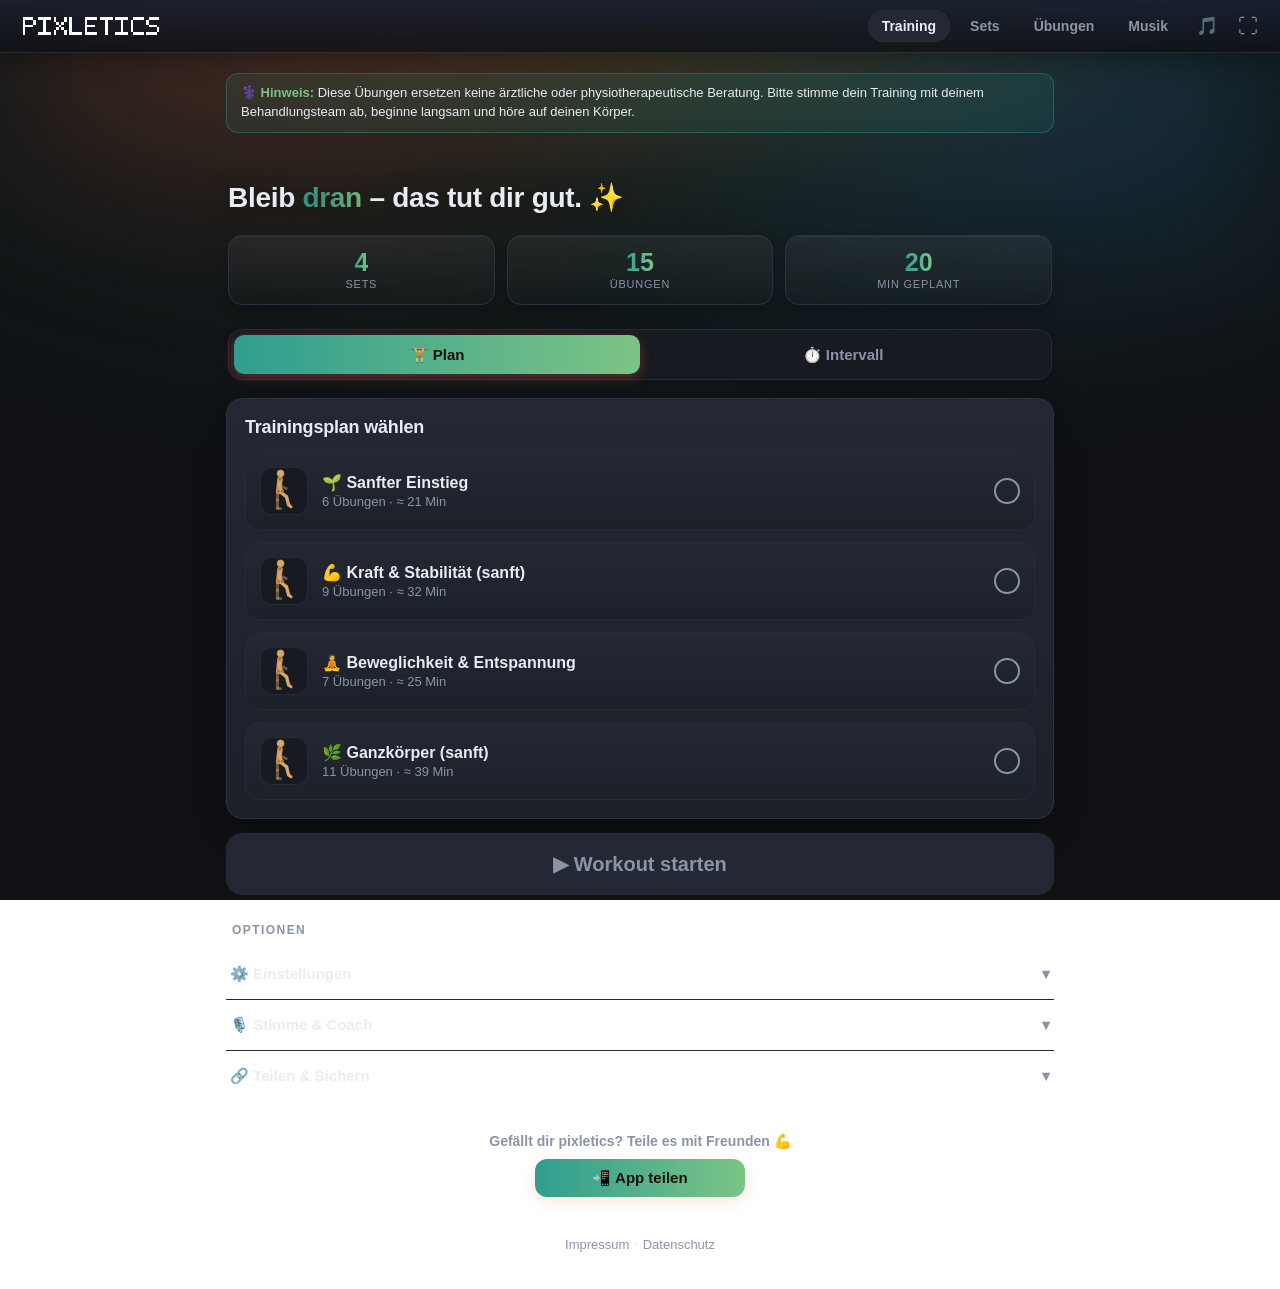
<file: vital.html>
<!DOCTYPE html>
<html lang="de" data-app="vital">
<head>
  <meta charset="UTF-8" />
  <meta name="viewport" content="width=device-width, initial-scale=1.0, viewport-fit=cover" />
  <meta name="theme-color" content="#0f1115" />
  <title>pixletics · Vital</title>
  <meta name="robots" content="noindex" />
  <meta name="description" content="pixletics Vital – sanfte Bewegungsübungen mit Coach-Ansagen und Musik." />
  <link rel="stylesheet" href="assets/css/style.css" />
  <link rel="manifest" href="manifest.webmanifest" />
  <meta name="mobile-web-app-capable" content="yes" />
  <meta name="apple-mobile-web-app-capable" content="yes" />
  <meta name="apple-mobile-web-app-status-bar-style" content="black-translucent" />
  <meta name="apple-mobile-web-app-title" content="Vital" />
  <link rel="apple-touch-icon" href="assets/icons/apple-touch-icon.png" />
  <script>
    // Installations-Event möglichst früh abfangen (feuert oft vor den Modulen).
    window.addEventListener('beforeinstallprompt', (e) => { e.preventDefault(); window.__bip = e; });
  </script>
  <link rel="icon" href="data:image/svg+xml,<svg xmlns='http://www.w3.org/2000/svg' viewBox='0 0 12 14' shape-rendering='crispEdges'><rect x='5' y='0' width='1' height='1' fill='%23ff5a36'/><rect x='6' y='0' width='1' height='1' fill='%23ff5a36'/><rect x='4' y='1' width='1' height='1' fill='%23ff5a36'/><rect x='5' y='1' width='1' height='1' fill='%23ff5a36'/><rect x='6' y='1' width='1' height='1' fill='%23ff5a36'/><rect x='7' y='1' width='1' height='1' fill='%23ff5a36'/><rect x='4' y='2' width='1' height='1' fill='%23ff5a36'/><rect x='5' y='2' width='1' height='1' fill='%23ff5a36'/><rect x='6' y='2' width='1' height='1' fill='%23ffae00'/><rect x='7' y='2' width='1' height='1' fill='%23ff5a36'/><rect x='3' y='3' width='1' height='1' fill='%23ff5a36'/><rect x='4' y='3' width='1' height='1' fill='%23ff5a36'/><rect x='5' y='3' width='1' height='1' fill='%23ffae00'/><rect x='6' y='3' width='1' height='1' fill='%23ffae00'/><rect x='7' y='3' width='1' height='1' fill='%23ff5a36'/><rect x='8' y='3' width='1' height='1' fill='%23ff5a36'/><rect x='3' y='4' width='1' height='1' fill='%23ff5a36'/><rect x='4' y='4' width='1' height='1' fill='%23ffae00'/><rect x='5' y='4' width='1' height='1' fill='%23ffae00'/><rect x='6' y='4' width='1' height='1' fill='%23ffae00'/><rect x='7' y='4' width='1' height='1' fill='%23ff5a36'/><rect x='2' y='5' width='1' height='1' fill='%23ff5a36'/><rect x='3' y='5' width='1' height='1' fill='%23ff5a36'/><rect x='4' y='5' width='1' height='1' fill='%23ffae00'/><rect x='5' y='5' width='1' height='1' fill='%23ffae00'/><rect x='6' y='5' width='1' height='1' fill='%23ffae00'/><rect x='7' y='5' width='1' height='1' fill='%23ff5a36'/><rect x='8' y='5' width='1' height='1' fill='%23ff5a36'/><rect x='2' y='6' width='1' height='1' fill='%23ff5a36'/><rect x='3' y='6' width='1' height='1' fill='%23ffae00'/><rect x='4' y='6' width='1' height='1' fill='%23ffae00'/><rect x='5' y='6' width='1' height='1' fill='%23ffae00'/><rect x='6' y='6' width='1' height='1' fill='%23ffae00'/><rect x='7' y='6' width='1' height='1' fill='%23ffae00'/><rect x='8' y='6' width='1' height='1' fill='%23ff5a36'/><rect x='1' y='7' width='1' height='1' fill='%23ff5a36'/><rect x='2' y='7' width='1' height='1' fill='%23ff5a36'/><rect x='3' y='7' width='1' height='1' fill='%23ffae00'/><rect x='4' y='7' width='1' height='1' fill='%23ffae00'/><rect x='5' y='7' width='1' height='1' fill='%23ffae00'/><rect x='6' y='7' width='1' height='1' fill='%23ffe06a'/><rect x='7' y='7' width='1' height='1' fill='%23ffae00'/><rect x='8' y='7' width='1' height='1' fill='%23ffae00'/><rect x='9' y='7' width='1' height='1' fill='%23ff5a36'/><rect x='1' y='8' width='1' height='1' fill='%23ff5a36'/><rect x='2' y='8' width='1' height='1' fill='%23ffae00'/><rect x='3' y='8' width='1' height='1' fill='%23ffae00'/><rect x='4' y='8' width='1' height='1' fill='%23ffae00'/><rect x='5' y='8' width='1' height='1' fill='%23ffe06a'/><rect x='6' y='8' width='1' height='1' fill='%23ffe06a'/><rect x='7' y='8' width='1' height='1' fill='%23ffae00'/><rect x='8' y='8' width='1' height='1' fill='%23ffae00'/><rect x='9' y='8' width='1' height='1' fill='%23ff5a36'/><rect x='1' y='9' width='1' height='1' fill='%23ff5a36'/><rect x='2' y='9' width='1' height='1' fill='%23ffae00'/><rect x='3' y='9' width='1' height='1' fill='%23ffae00'/><rect x='4' y='9' width='1' height='1' fill='%23ffae00'/><rect x='5' y='9' width='1' height='1' fill='%23ffe06a'/><rect x='6' y='9' width='1' height='1' fill='%23ffe06a'/><rect x='7' y='9' width='1' height='1' fill='%23ffe06a'/><rect x='8' y='9' width='1' height='1' fill='%23ffae00'/><rect x='9' y='9' width='1' height='1' fill='%23ff5a36'/><rect x='1' y='10' width='1' height='1' fill='%23ff5a36'/><rect x='2' y='10' width='1' height='1' fill='%23ff5a36'/><rect x='3' y='10' width='1' height='1' fill='%23ffae00'/><rect x='4' y='10' width='1' height='1' fill='%23ffae00'/><rect x='5' y='10' width='1' height='1' fill='%23ffae00'/><rect x='6' y='10' width='1' height='1' fill='%23ffe06a'/><rect x='7' y='10' width='1' height='1' fill='%23ffae00'/><rect x='8' y='10' width='1' height='1' fill='%23ffae00'/><rect x='9' y='10' width='1' height='1' fill='%23ff5a36'/><rect x='2' y='11' width='1' height='1' fill='%23ff5a36'/><rect x='3' y='11' width='1' height='1' fill='%23ffae00'/><rect x='4' y='11' width='1' height='1' fill='%23ffae00'/><rect x='5' y='11' width='1' height='1' fill='%23ffae00'/><rect x='6' y='11' width='1' height='1' fill='%23ffae00'/><rect x='7' y='11' width='1' height='1' fill='%23ffae00'/><rect x='8' y='11' width='1' height='1' fill='%23ff5a36'/><rect x='2' y='12' width='1' height='1' fill='%23ff5a36'/><rect x='3' y='12' width='1' height='1' fill='%23ff5a36'/><rect x='4' y='12' width='1' height='1' fill='%23ffae00'/><rect x='5' y='12' width='1' height='1' fill='%23ffae00'/><rect x='6' y='12' width='1' height='1' fill='%23ffae00'/><rect x='7' y='12' width='1' height='1' fill='%23ff5a36'/><rect x='8' y='12' width='1' height='1' fill='%23ff5a36'/><rect x='3' y='13' width='1' height='1' fill='%23ff5a36'/><rect x='4' y='13' width='1' height='1' fill='%23ff5a36'/><rect x='5' y='13' width='1' height='1' fill='%23ff5a36'/><rect x='6' y='13' width='1' height='1' fill='%23ff5a36'/><rect x='7' y='13' width='1' height='1' fill='%23ff5a36'/></svg>" />
</head>
<body>
  <div class="app-aurora" aria-hidden="true"></div>
  <!-- Wiederverwendbare SVG-Defs: Pixel-Wortmarke (Symbol), Farbverlauf & Gooey-Filter -->
  <svg class="svg-defs" width="0" height="0" aria-hidden="true">
    <defs>
      <linearGradient id="pxg" x1="0" y1="0" x2="1" y2="0">
        <stop offset="0" stop-color="#ff5a36"/><stop offset="0.55" stop-color="#ffae00"/><stop offset="1" stop-color="#3aa0ff"/>
      </linearGradient>
      <symbol id="px-word" viewBox="0 0 53 7"><g fill="#ffffff" shape-rendering="crispEdges"><rect x="0" y="0" width="1" height="1"/><rect x="1" y="0" width="1" height="1"/><rect x="2" y="0" width="1" height="1"/><rect x="3" y="0" width="1" height="1"/><rect x="0" y="1" width="1" height="1"/><rect x="4" y="1" width="1" height="1"/><rect x="0" y="2" width="1" height="1"/><rect x="4" y="2" width="1" height="1"/><rect x="0" y="3" width="1" height="1"/><rect x="1" y="3" width="1" height="1"/><rect x="2" y="3" width="1" height="1"/><rect x="3" y="3" width="1" height="1"/><rect x="0" y="4" width="1" height="1"/><rect x="0" y="5" width="1" height="1"/><rect x="0" y="6" width="1" height="1"/><rect x="6" y="0" width="1" height="1"/><rect x="7" y="0" width="1" height="1"/><rect x="8" y="0" width="1" height="1"/><rect x="9" y="0" width="1" height="1"/><rect x="10" y="0" width="1" height="1"/><rect x="8" y="1" width="1" height="1"/><rect x="8" y="2" width="1" height="1"/><rect x="8" y="3" width="1" height="1"/><rect x="8" y="4" width="1" height="1"/><rect x="8" y="5" width="1" height="1"/><rect x="6" y="6" width="1" height="1"/><rect x="7" y="6" width="1" height="1"/><rect x="8" y="6" width="1" height="1"/><rect x="9" y="6" width="1" height="1"/><rect x="10" y="6" width="1" height="1"/><rect x="12" y="0" width="1" height="1"/><rect x="16" y="0" width="1" height="1"/><rect x="12" y="1" width="1" height="1"/><rect x="16" y="1" width="1" height="1"/><rect x="13" y="2" width="1" height="1"/><rect x="15" y="2" width="1" height="1"/><rect x="14" y="3" width="1" height="1"/><rect x="13" y="4" width="1" height="1"/><rect x="15" y="4" width="1" height="1"/><rect x="12" y="5" width="1" height="1"/><rect x="16" y="5" width="1" height="1"/><rect x="12" y="6" width="1" height="1"/><rect x="16" y="6" width="1" height="1"/><rect x="18" y="0" width="1" height="1"/><rect x="18" y="1" width="1" height="1"/><rect x="18" y="2" width="1" height="1"/><rect x="18" y="3" width="1" height="1"/><rect x="18" y="4" width="1" height="1"/><rect x="18" y="5" width="1" height="1"/><rect x="18" y="6" width="1" height="1"/><rect x="19" y="6" width="1" height="1"/><rect x="20" y="6" width="1" height="1"/><rect x="21" y="6" width="1" height="1"/><rect x="22" y="6" width="1" height="1"/><rect x="24" y="0" width="1" height="1"/><rect x="25" y="0" width="1" height="1"/><rect x="26" y="0" width="1" height="1"/><rect x="27" y="0" width="1" height="1"/><rect x="28" y="0" width="1" height="1"/><rect x="24" y="1" width="1" height="1"/><rect x="24" y="2" width="1" height="1"/><rect x="24" y="3" width="1" height="1"/><rect x="25" y="3" width="1" height="1"/><rect x="26" y="3" width="1" height="1"/><rect x="27" y="3" width="1" height="1"/><rect x="24" y="4" width="1" height="1"/><rect x="24" y="5" width="1" height="1"/><rect x="24" y="6" width="1" height="1"/><rect x="25" y="6" width="1" height="1"/><rect x="26" y="6" width="1" height="1"/><rect x="27" y="6" width="1" height="1"/><rect x="28" y="6" width="1" height="1"/><rect x="30" y="0" width="1" height="1"/><rect x="31" y="0" width="1" height="1"/><rect x="32" y="0" width="1" height="1"/><rect x="33" y="0" width="1" height="1"/><rect x="34" y="0" width="1" height="1"/><rect x="32" y="1" width="1" height="1"/><rect x="32" y="2" width="1" height="1"/><rect x="32" y="3" width="1" height="1"/><rect x="32" y="4" width="1" height="1"/><rect x="32" y="5" width="1" height="1"/><rect x="32" y="6" width="1" height="1"/><rect x="36" y="0" width="1" height="1"/><rect x="37" y="0" width="1" height="1"/><rect x="38" y="0" width="1" height="1"/><rect x="39" y="0" width="1" height="1"/><rect x="40" y="0" width="1" height="1"/><rect x="38" y="1" width="1" height="1"/><rect x="38" y="2" width="1" height="1"/><rect x="38" y="3" width="1" height="1"/><rect x="38" y="4" width="1" height="1"/><rect x="38" y="5" width="1" height="1"/><rect x="36" y="6" width="1" height="1"/><rect x="37" y="6" width="1" height="1"/><rect x="38" y="6" width="1" height="1"/><rect x="39" y="6" width="1" height="1"/><rect x="40" y="6" width="1" height="1"/><rect x="43" y="0" width="1" height="1"/><rect x="44" y="0" width="1" height="1"/><rect x="45" y="0" width="1" height="1"/><rect x="46" y="0" width="1" height="1"/><rect x="42" y="1" width="1" height="1"/><rect x="42" y="2" width="1" height="1"/><rect x="42" y="3" width="1" height="1"/><rect x="42" y="4" width="1" height="1"/><rect x="42" y="5" width="1" height="1"/><rect x="43" y="6" width="1" height="1"/><rect x="44" y="6" width="1" height="1"/><rect x="45" y="6" width="1" height="1"/><rect x="46" y="6" width="1" height="1"/><rect x="49" y="0" width="1" height="1"/><rect x="50" y="0" width="1" height="1"/><rect x="51" y="0" width="1" height="1"/><rect x="52" y="0" width="1" height="1"/><rect x="48" y="1" width="1" height="1"/><rect x="48" y="2" width="1" height="1"/><rect x="49" y="3" width="1" height="1"/><rect x="50" y="3" width="1" height="1"/><rect x="51" y="3" width="1" height="1"/><rect x="52" y="4" width="1" height="1"/><rect x="52" y="5" width="1" height="1"/><rect x="48" y="6" width="1" height="1"/><rect x="49" y="6" width="1" height="1"/><rect x="50" y="6" width="1" height="1"/><rect x="51" y="6" width="1" height="1"/></g></symbol>
      <symbol id="wo-word" viewBox="0 0 41 7"><g fill="#ffffff" shape-rendering="crispEdges"><rect x="0" y="0" width="1" height="1"/><rect x="4" y="0" width="1" height="1"/><rect x="0" y="1" width="1" height="1"/><rect x="4" y="1" width="1" height="1"/><rect x="0" y="2" width="1" height="1"/><rect x="4" y="2" width="1" height="1"/><rect x="0" y="3" width="1" height="1"/><rect x="2" y="3" width="1" height="1"/><rect x="4" y="3" width="1" height="1"/><rect x="0" y="4" width="1" height="1"/><rect x="2" y="4" width="1" height="1"/><rect x="4" y="4" width="1" height="1"/><rect x="0" y="5" width="1" height="1"/><rect x="1" y="5" width="1" height="1"/><rect x="3" y="5" width="1" height="1"/><rect x="4" y="5" width="1" height="1"/><rect x="0" y="6" width="1" height="1"/><rect x="4" y="6" width="1" height="1"/><rect x="7" y="0" width="1" height="1"/><rect x="8" y="0" width="1" height="1"/><rect x="9" y="0" width="1" height="1"/><rect x="6" y="1" width="1" height="1"/><rect x="10" y="1" width="1" height="1"/><rect x="6" y="2" width="1" height="1"/><rect x="10" y="2" width="1" height="1"/><rect x="6" y="3" width="1" height="1"/><rect x="10" y="3" width="1" height="1"/><rect x="6" y="4" width="1" height="1"/><rect x="10" y="4" width="1" height="1"/><rect x="6" y="5" width="1" height="1"/><rect x="10" y="5" width="1" height="1"/><rect x="7" y="6" width="1" height="1"/><rect x="8" y="6" width="1" height="1"/><rect x="9" y="6" width="1" height="1"/><rect x="12" y="0" width="1" height="1"/><rect x="13" y="0" width="1" height="1"/><rect x="14" y="0" width="1" height="1"/><rect x="15" y="0" width="1" height="1"/><rect x="12" y="1" width="1" height="1"/><rect x="16" y="1" width="1" height="1"/><rect x="12" y="2" width="1" height="1"/><rect x="16" y="2" width="1" height="1"/><rect x="12" y="3" width="1" height="1"/><rect x="13" y="3" width="1" height="1"/><rect x="14" y="3" width="1" height="1"/><rect x="15" y="3" width="1" height="1"/><rect x="12" y="4" width="1" height="1"/><rect x="14" y="4" width="1" height="1"/><rect x="12" y="5" width="1" height="1"/><rect x="15" y="5" width="1" height="1"/><rect x="12" y="6" width="1" height="1"/><rect x="16" y="6" width="1" height="1"/><rect x="18" y="0" width="1" height="1"/><rect x="22" y="0" width="1" height="1"/><rect x="18" y="1" width="1" height="1"/><rect x="21" y="1" width="1" height="1"/><rect x="18" y="2" width="1" height="1"/><rect x="20" y="2" width="1" height="1"/><rect x="18" y="3" width="1" height="1"/><rect x="19" y="3" width="1" height="1"/><rect x="18" y="4" width="1" height="1"/><rect x="20" y="4" width="1" height="1"/><rect x="18" y="5" width="1" height="1"/><rect x="21" y="5" width="1" height="1"/><rect x="18" y="6" width="1" height="1"/><rect x="22" y="6" width="1" height="1"/><rect x="25" y="0" width="1" height="1"/><rect x="26" y="0" width="1" height="1"/><rect x="27" y="0" width="1" height="1"/><rect x="24" y="1" width="1" height="1"/><rect x="28" y="1" width="1" height="1"/><rect x="24" y="2" width="1" height="1"/><rect x="28" y="2" width="1" height="1"/><rect x="24" y="3" width="1" height="1"/><rect x="28" y="3" width="1" height="1"/><rect x="24" y="4" width="1" height="1"/><rect x="28" y="4" width="1" height="1"/><rect x="24" y="5" width="1" height="1"/><rect x="28" y="5" width="1" height="1"/><rect x="25" y="6" width="1" height="1"/><rect x="26" y="6" width="1" height="1"/><rect x="27" y="6" width="1" height="1"/><rect x="30" y="0" width="1" height="1"/><rect x="34" y="0" width="1" height="1"/><rect x="30" y="1" width="1" height="1"/><rect x="34" y="1" width="1" height="1"/><rect x="30" y="2" width="1" height="1"/><rect x="34" y="2" width="1" height="1"/><rect x="30" y="3" width="1" height="1"/><rect x="34" y="3" width="1" height="1"/><rect x="30" y="4" width="1" height="1"/><rect x="34" y="4" width="1" height="1"/><rect x="30" y="5" width="1" height="1"/><rect x="34" y="5" width="1" height="1"/><rect x="31" y="6" width="1" height="1"/><rect x="32" y="6" width="1" height="1"/><rect x="33" y="6" width="1" height="1"/><rect x="36" y="0" width="1" height="1"/><rect x="37" y="0" width="1" height="1"/><rect x="38" y="0" width="1" height="1"/><rect x="39" y="0" width="1" height="1"/><rect x="40" y="0" width="1" height="1"/><rect x="38" y="1" width="1" height="1"/><rect x="38" y="2" width="1" height="1"/><rect x="38" y="3" width="1" height="1"/><rect x="38" y="4" width="1" height="1"/><rect x="38" y="5" width="1" height="1"/><rect x="38" y="6" width="1" height="1"/></g></symbol>
      <filter id="goo-head" color-interpolation-filters="sRGB">
        <feTurbulence type="fractalNoise" baseFrequency="0.03" numOctaves="2" seed="11" result="t-head">
          <animate attributeName="baseFrequency" dur="7s" values="0.024;0.05;0.024" repeatCount="indefinite"/>
        </feTurbulence>
        <feDisplacementMap in="SourceGraphic" in2="t-head" scale="1.1" xChannelSelector="R" yChannelSelector="G" result="d-head"/>
        <feGaussianBlur in="d-head" stdDeviation="0" result="b-head"/>
        <feColorMatrix in="b-head" type="matrix" values="1 0 0 0 0  0 1 0 0 0  0 0 1 0 0  0 0 0 12 -4"/>
      </filter>
      <filter id="goo-slogan" color-interpolation-filters="sRGB">
        <feTurbulence type="fractalNoise" baseFrequency="0.018" numOctaves="2" seed="7" result="t-slo">
          <animate attributeName="baseFrequency" dur="9s" values="0.014;0.03;0.014" repeatCount="indefinite"/>
        </feTurbulence>
        <feDisplacementMap in="SourceGraphic" in2="t-slo" scale="0" xChannelSelector="R" yChannelSelector="G" result="d-slo"/>
        <feGaussianBlur in="d-slo" stdDeviation="0" result="b-slo"/>
        <feColorMatrix in="b-slo" type="matrix" values="1 0 0 0 0  0 1 0 0 0  0 0 1 0 0  0 0 0 18 -7"/>
      </filter>
    </defs>
  </svg>

  <header class="topbar">
    <div class="brand">
      <div class="brand-morph" id="brand-morph" role="img" aria-label="pixletics – workout">
        <div class="morph-layer" id="brand-a">
          <svg class="brand-name" viewBox="0 0 53 7" preserveAspectRatio="xMidYMid meet" aria-hidden="true"><use href="#px-word" width="53" height="7"/></svg>
        </div>
        <div class="morph-layer" id="brand-b">
          <svg class="brand-name brand-wt" viewBox="0 0 41 7" preserveAspectRatio="xMidYMid meet" aria-hidden="true"><use href="#wo-word" width="41" height="7"/></svg>
        </div>
      </div>
    </div>
    <div class="topbar-right">
      <nav class="tabs" id="tabs">
        <button class="tab active" data-view="train">Training</button>
        <button class="tab" data-view="sets">Sets</button>
        <button class="tab" data-view="exercises">Übungen</button>
        <button class="tab" data-view="musik">Musik</button>
      </nav>
      <button class="icon-btn music-btn" id="btn-music" title="Musik: Sender wählen / Spotify" aria-label="Musik wählen">🎵</button>
      <button class="icon-btn fs-btn" id="btn-fullscreen" title="Vollbild umschalten" aria-label="Vollbild umschalten">⛶</button>
      <button class="icon-btn nav-toggle" id="btn-nav" aria-label="Menü" aria-expanded="false" aria-controls="tabs">☰</button>
    </div>
  </header>

  <main>
    <!-- ============ TRAINING ============ -->
    <section class="view active" id="view-train">

      <div class="vital-disclaimer" role="note">
        <strong>⚕️ Hinweis:</strong> Diese Übungen ersetzen keine ärztliche oder physiotherapeutische Beratung. Bitte stimme dein Training mit deinem Behandlungsteam ab, beginne langsam und höre auf deinen Körper.
      </div>

      <header class="train-hero">
        <h1 class="hero-title" id="hero-slogan">
          <span class="slogan-layer" id="slogan-a"><span class="hero-line">Schön, dass du <span class="hero-accent">aktiv</span> bleibst! 🌿</span></span>
          <span class="slogan-layer" id="slogan-b" aria-hidden="true"></span>
        </h1>
        <div class="hero-stats">
          <span class="hero-stat"><b id="hero-sets">0</b><span>Sets</span></span>
          <span class="hero-stat"><b id="hero-ex">0</b><span>Übungen</span></span>
          <span class="hero-stat"><b id="hero-min">0</b><span>Min geplant</span></span>
        </div>
        <button type="button" class="hero-resume" id="hero-resume" hidden>⏯︎ Workout pausiert – hier tippen, um unten fortzusetzen</button>
      </header>

      <div class="mode-switch" id="mode-switch" data-active="plan" role="tablist">
        <span class="mode-thumb" aria-hidden="true"></span>
        <button type="button" class="mode-btn on" data-mode="plan" role="tab" aria-selected="true">🏋️ Plan</button>
        <button type="button" class="mode-btn" data-mode="interval" role="tab" aria-selected="false">⏱️ Intervall</button>
      </div>

      <div id="mode-plan">
        <div class="card">
          <h2>Trainingsplan wählen</h2>
          <div id="set-picker" class="set-picker"></div>
        </div>

        <div class="start-cta">
          <button class="btn btn-primary btn-big" id="btn-resume" hidden>⏯︎ Workout fortsetzen</button>
          <button class="btn btn-primary btn-big" id="btn-start" disabled>
            <span class="cta-label">▶︎ Workout starten</span>
            <span class="cta-summary" id="plan-summary" hidden></span>
          </button>
        </div>
      </div>

      <div id="mode-interval" hidden>
        <div class="card">
          <h2>⏱️ Intervall-Timer</h2>
          <p class="muted">Reiner Timer ohne Übungen – ideal für Tabata, EMOM, AMRAP oder freie Intervalle.</p>
          <div class="preset-chips" id="preset-chips">
            <button class="chip" type="button" data-preset="tabata">Tabata</button>
            <button class="chip" type="button" data-preset="emom">EMOM</button>
            <button class="chip" type="button" data-preset="amrap">AMRAP</button>
            <button class="chip" type="button" data-preset="free">Frei</button>
          </div>
          <p class="muted small" id="preset-desc"></p>
          <div class="settings-grid interval-grid">
            <label id="iv-work-wrap">Belastung (Sek.)<input type="number" id="iv-work" min="5" max="600" step="5" /></label>
            <label id="iv-rest-wrap">Pause (Sek.)<input type="number" id="iv-rest" min="0" max="180" step="5" /></label>
            <label id="iv-rounds-wrap"><span id="iv-rounds-label">Runden</span><input type="number" id="iv-rounds" min="1" max="60" step="1" /></label>
          </div>
          <button class="btn btn-primary btn-big" id="btn-interval-start">▶︎ Intervall starten</button>
          <details class="help">
            <summary>Die Modi erklärt – so nutzt du sie</summary>
            <ul>
              <li><strong>Tabata</strong> – benannt nach dem japanischen Sportwissenschaftler <em>Izumi Tabata</em>. Hochintensives Protokoll: <strong>20 Sekunden Vollgas, 10 Sekunden Pause, 8 Runden</strong> – insgesamt nur 4 Minuten. Wähle vorher EINE Übung (z. B. Burpees oder Hampelmänner) und mache in jeder Belastungsphase so viele saubere Wiederholungen wie möglich. Kurz, aber sehr anstrengend – ideal als Abschluss („Finisher“).</li>
              <li><strong>EMOM</strong> – kurz für <em>„Every Minute On the Minute“</em> (= jede Minute, zur vollen Minute). Stelle die Gesamtdauer in Minuten ein. Zu Beginn jeder Minute startest du eine feste Aufgabe, z. B. 10 Kniebeugen + 5 Liegestütze – die restliche Zeit der Minute ist deine Pause. Je schneller du fertig bist, desto länger die Pause: Dein Tempo bestimmt die Erholung.</li>
              <li><strong>AMRAP</strong> – kurz für <em>„As Many Rounds As Possible“</em> (= so viele Runden wie möglich). Ein durchgehender Countdown über die eingestellten Minuten. Lege dir vorher einen kleinen Rundenablauf zurecht (z. B. 5 Liegestütze, 10 Sit-ups, 15 Kniebeugen) und wiederhole ihn ohne festen Takt, so oft du schaffst. Pausen machst du, wann du sie brauchst – zähle deine Runden und versuche, dich beim nächsten Mal zu steigern.</li>
              <li><strong>Frei</strong> – dein eigenes Intervallschema: Belastung und Pause in Sekunden sowie die Rundenzahl frei einstellen, z. B. 40 s Belastung / 20 s Pause über 8 Runden. Praktisch, wenn dein Trainingsplan feste Zeiten vorgibt.</li>
            </ul>
            <p class="muted small">Tipp: Tabata und Frei takten dich komplett durch (Belastung/Pause im Wechsel). Bei EMOM und AMRAP läuft die Zeit durch – Aufgaben und Pausen teilst du dir selbst ein.</p>
          </details>
        </div>
      </div>

      <h3 class="section-head">Optionen</h3>

      <div class="card menu" id="settings-menu">
        <details class="collapsible" id="settings-card">
          <summary><span>⚙️ Einstellungen</span></summary>
          <div class="settings-grid">
            <label>Übung (Sek.)<input type="number" id="cfg-work" min="5" max="300" step="5" /></label>
            <label>Pause (Sek.)<input type="number" id="cfg-pause" min="5" max="180" step="5" /></label>
            <label>Gesamtdauer (Min.)<input type="number" id="cfg-total" min="1" max="120" step="1" /></label>
          </div>
          <p class="muted small">Die Pause enthält die Vorbereitung: Gleich zu Beginn der Pause wird die nächste Übung angesagt.</p>
          <div class="toggles">
            <label class="switch"><input type="checkbox" id="cfg-voice" /> <span>Sprachansagen</span></label>
            <label class="switch"><input type="checkbox" id="cfg-beeps" /> <span>Signaltöne</span></label>
            <label class="switch"><input type="checkbox" id="cfg-duck" /> <span>Musik bei Ansage leiser</span></label>
          </div>
          <label class="mm-vol">
            <span class="slider-head">🔔 Signalton-Lautstärke <span class="slider-val" id="val-beepvol"></span></span>
            <input type="range" id="cfg-beepvol" min="0" max="100" step="5" />
          </label>
          <button class="btn btn-small" id="btn-beep-test">▶︎ Signalton testen</button>
        </details>
      </div>

      <div class="card menu">
        <details class="collapsible voice-card" id="voice-card">
          <summary><span>🎙️ Stimme &amp; Coach</span></summary>
          <p class="muted">Wähle einen Coach-Charakter mit eigenem Tonfall und Sprüchen – je ein Spruch pro Pause und pro Übung. Feinjustiere Stimmlage und Tempo. (Nutzt die Stimmen deines Geräts.)</p>
          <div id="persona-list" class="persona-list"></div>
          <div class="voice-grid">
            <label class="voice-full">Ansagen
              <select id="cfg-verbosity">
                <option value="full">Voll – Sprüche + Übungsnamen</option>
                <option value="phrases">Sprüche, ohne Übungsnamen</option>
                <option value="concise">Knapp – nur das Wichtigste</option>
                <option value="minimal">Minimal – nur Countdown</option>
              </select>
            </label>
            <label>Dein Name (optional)<input id="cfg-coachname" type="text" maxlength="20" placeholder="z. B. Alex" /></label>
            <label>Gerätestimme<select id="cfg-voiceuri"></select></label>
          </div>
          <div class="toggles">
            <label class="switch"><input type="checkbox" id="cfg-comments" /> <span>Motivationssprüche &amp; Kommentare</span></label>
          </div>
          <p class="muted small">Aus = nur die wichtigen Ansagen (Übungsname, „Als Nächstes“, Countdown), ohne Sprüche.</p>
          <p class="muted small">⭐ = besonders natürliche Stimme. Tipp: Android nutzt „Google Deutsch"; am iPhone unter <em>Einstellungen → Bedienungshilfen → Gesprochene Inhalte → Stimmen</em> eine deutsche <em>Premium</em>-/<em>Enhanced</em>-Stimme laden – die App wählt sie dann automatisch.</p>
          <div class="slider-row">
            <label>
              <span class="slider-head">🔊 Lautstärke <span class="slider-val" id="val-voicevol"></span></span>
              <input type="range" id="cfg-voicevol" min="0" max="100" step="5" />
            </label>
            <label>
              <span class="slider-head">Stimmlage <span class="slider-val" id="val-pitch"></span></span>
              <input type="range" id="cfg-pitch" min="0.8" max="1.2" step="0.05" />
            </label>
            <label>
              <span class="slider-head">Tempo <span class="slider-val" id="val-rate"></span></span>
              <input type="range" id="cfg-rate" min="0.85" max="1.25" step="0.05" />
            </label>
          </div>
          <button class="btn" id="btn-voice-test">▶︎ Stimme testen</button>
        </details>
      </div>

      <div class="card menu">
        <details class="collapsible" id="share-card">
          <summary><span>🔗 Teilen &amp; Sichern</span></summary>
          <p class="muted">Übungen, Sets, Radiosender &amp; Einstellungen als Link teilen oder als Datei sichern – ganz ohne Server.</p>
          <div class="share-actions">
            <button class="btn btn-primary" id="btn-share-link">🔗 Teilen-Link erstellen</button>
            <button class="btn" id="btn-export">⬇︎ Export</button>
            <label class="btn" for="import-file">⬆︎ Import</label>
            <input id="import-file" type="file" accept="application/json,.json" hidden />
          </div>
          <textarea id="share-output" class="share-output" rows="3" readonly hidden></textarea>
        </details>
      </div>
    </section>

    <!-- ============ SETS ============ -->
    <section class="view" id="view-sets">
      <div class="card">
        <div class="row-between">
          <h2>Deine Übungssets</h2>
          <div class="set-head-btns">
            <button class="btn btn-accent" id="btn-auto-set">✨ Auto-Set</button>
            <button class="btn" id="btn-new-set">+ Neues Set</button>
          </div>
        </div>
        <p class="muted">Tippe auf ein Set zum Bearbeiten. Hake die gewünschten Übungen an und ziehe sie per Drag &amp; Drop in die richtige Reihenfolge.</p>
        <div id="sets-list" class="sets-list"></div>
      </div>
    </section>

    <!-- ============ ÜBUNGEN ============ -->
    <section class="view" id="view-exercises">
      <div class="card">
        <div class="row-between">
          <h2>Übungen</h2>
          <button class="btn" id="btn-new-ex">+ Neue Übung</button>
        </div>
        <p class="muted">Tippe auf eine Übung, um Name, Beschreibung, Emoji und Wiederholungen zu bearbeiten. Beidseitige Übungen (z. B. je Bein/Arm) stehen standardmäßig auf 4 Wiederholungen, sonst 3.</p>
        <div id="exercises-filter" class="radio-filter"></div>
        <div id="exercises-list" class="sets-list"></div>
      </div>
    </section>

    <!-- ============ MUSIK (Radio + Spotify) ============ -->
    <section class="view" id="view-musik">
      <div class="card">
        <div class="row-between">
          <h2>📻 Radio</h2>
          <button class="btn" id="btn-new-station">+ Sender</button>
        </div>
        <p class="muted">Internet-Radio – kein Login, kein Key, kein Premium nötig. Tippe einen Sender zum Abspielen. Eigene Sender (HTTPS-Stream-URL) kannst du hinzufügen.</p>
        <div class="sp-now" id="radio-now"></div>
        <div id="radio-filter" class="radio-filter"></div>
        <div id="radio-list" class="radio-list"></div>
      </div>

      <div class="card">
        <h2>Spotify steuern</h2>
        <p class="muted">Optional. Verbinde einfach deinen <strong>eigenen Spotify-Account</strong> – läuft im Browser mit, steuerbar von hier und wird bei Ansagen automatisch leiser. Benötigt <strong>Spotify Premium</strong>. Kein Key nötig.</p>
        <div id="spotify-panel"></div>
        <details class="help">
          <summary>So funktioniert’s</summary>
          <ul>
            <li>Tippe <strong>„Mit Spotify verbinden“</strong> und melde dich mit deinem Account an.</li>
            <li>Starte in der Spotify-App einen Song und wähle als Wiedergabegerät <strong>„pixletics“</strong>.</li>
            <li>Hinweis: In der Test-Phase der App können sich nur vom Betreiber freigeschaltete Accounts anmelden (max. 25).</li>
          </ul>
        </details>
      </div>
    </section>

    <div class="app-share">
      <span class="app-share-text">Gefällt dir pixletics? Teile es mit Freunden 💪</span>
      <button class="btn btn-primary" id="btn-share-app">📲 App teilen</button>
    </div>

    <footer class="app-footer">
      <a href="impressum.html">Impressum</a>
      <span aria-hidden="true">·</span>
      <a href="privacy.html">Datenschutz</a>
    </footer>
  </main>

  <!-- ============ RUNNER (Vollbild) ============ -->
  <div class="runner" id="runner" hidden>
    <div class="runner-bg" id="runner-bg"><div class="runner-aurora" aria-hidden="true"></div></div>
    <div class="runner-top">
      <div class="runner-meta">
        <span id="runner-round"></span>
        <span id="runner-session"></span>
      </div>
      <div class="runner-top-btns">
        <button class="icon-btn" id="btn-fs-runner" title="Vollbild umschalten" aria-label="Vollbild umschalten">⛶</button>
        <button class="icon-btn" id="btn-close-runner" title="Beenden">✕</button>
      </div>
    </div>

    <div class="runner-center">
      <div class="phase-label" id="phase-label">Bereit</div>
      <div class="exercise-name" id="exercise-name"></div>
      <div class="exercise-cue" id="exercise-cue"></div>
      <button class="howto-pill" id="btn-runner-howto" hidden>ℹ️ So geht's – Anleitung</button>
      <div class="timer-ring" id="timer-ring">
        <div class="big-timer" id="big-timer">00</div>
        <div class="exercise-figure" id="exercise-figure" hidden><svg id="exercise-figure-svg" aria-hidden="true"></svg></div>
      </div>
      <div class="phase-icon" id="phase-icon"></div>
      <div class="next-up" id="next-up"></div>
      <button class="btn btn-primary btn-big runner-start" id="btn-runner-start" hidden>▶︎ Start</button>
    </div>

    <div class="runner-progress"><div id="runner-progress-bar"></div></div>

    <!-- Workout-Steuerung -->
    <div class="runner-section" id="runner-workout-sec">
      <span class="runner-section-label">Workout</span>
      <div class="runner-controls">
        <button class="ctrl ctrl-skip" id="btn-prev" title="Eine Übung zurück">⏮︎ Übung</button>
        <button class="ctrl" id="btn-pause" title="Workout pausieren">⏸</button>
        <button class="ctrl ctrl-skip" id="btn-skip" title="Übung überspringen">⏭︎ Übung</button>
      </div>
    </div>

    <!-- Schnellzugriff: Coach & Musik -->
    <div class="runner-section runner-access">
      <button class="access-btn" id="btn-runner-coach" title="Coach-Einstellungen">
        <span class="ab-ic">🎙️</span><span class="ab-tx">Coach</span>
      </button>
      <button class="access-btn" id="btn-runner-music" title="Musik wählen – Sender oder Spotify">
        <span class="ab-ic">🎵</span><span class="ab-tx">Musik</span>
      </button>
    </div>
    <div class="runner-nowline" id="runner-nowplaying"><span class="muted small">Tippen, um Sender/Spotify zu wählen</span></div>
  </div>

  <!-- ============ SET-EDITOR (Modal) ============ -->
  <div class="modal" id="set-editor" hidden>
    <div class="modal-card">
      <div class="row-between">
        <input class="set-name-input" id="editor-name" placeholder="Set-Name" />
        <button class="icon-btn" id="btn-close-editor">✕</button>
      </div>
      <textarea class="set-desc-input" id="editor-desc" rows="2" placeholder="Beschreibung (optional) – wofür ist dieses Set, wie wirkt es?"></textarea>
      <p class="muted small">Angehakte Übungen sind im Set. Ziehe am ⠿ Griff, um die Reihenfolge zu ändern.</p>
      <div class="editor-cols">
        <div>
          <h3>Im Set <span class="count" id="chosen-count"></span></h3>
          <ul class="sortable" id="chosen-list"></ul>
        </div>
        <div>
          <h3>Übungsbibliothek</h3>
          <ul class="library" id="library-list"></ul>
        </div>
      </div>
      <div class="row-between editor-actions">
        <button class="btn btn-danger" id="btn-delete-set">Set löschen</button>
        <div class="set-head-btns">
          <button class="btn" id="btn-regenerate-set" hidden>🎲 Neu würfeln</button>
          <button class="btn btn-primary" id="btn-save-set">Fertig</button>
        </div>
      </div>
    </div>
  </div>

  <!-- ============ AUTO-SET-ASSISTENT (Modal) ============ -->
  <div class="modal" id="set-wizard" hidden>
    <div class="modal-card wizard-card">
      <div class="row-between">
        <h2 style="margin:0">✨ Set automatisch erstellen</h2>
        <button class="icon-btn" id="btn-close-wizard">✕</button>
      </div>
      <p class="muted small">Beantworte ein paar Fragen – pixletics stellt dir ein passendes, abwechslungsreiches Set zusammen.</p>

      <div class="wiz-field">
        <label class="wiz-label">Intensität</label>
        <div class="seg" id="wiz-intensity">
          <button type="button" data-v="locker">Locker</button>
          <button type="button" data-v="mittel" class="on">Mittel</button>
          <button type="button" data-v="intensiv">Intensiv</button>
        </div>
      </div>

      <div class="wiz-field">
        <label class="wiz-label">Schwerpunkt</label>
        <div class="seg" id="wiz-goal">
          <button type="button" data-v="kraft">Kraft</button>
          <button type="button" data-v="mix" class="on">Mix</button>
          <button type="button" data-v="ausdauer">Ausdauer</button>
        </div>
      </div>

      <div class="wiz-field">
        <label class="wiz-label">Körperfokus <span class="muted small">(Mehrfachauswahl)</span></label>
        <div class="chips" id="wiz-focus">
          <button type="button" data-v="ganzkoerper" class="on">Ganzkörper</button>
          <button type="button" data-v="oberkoerper">Oberkörper</button>
          <button type="button" data-v="unterkoerper">Unterkörper</button>
          <button type="button" data-v="core">Bauch &amp; Core</button>
          <button type="button" data-v="cardio">Cardio</button>
        </div>
      </div>

      <div class="wiz-field">
        <label class="wiz-label" for="wiz-duration">Gewünschte Dauer: <strong id="wiz-duration-val">20</strong> Min.</label>
        <input type="range" id="wiz-duration" min="8" max="60" step="2" value="20" />
      </div>

      <div class="row-between editor-actions">
        <span class="muted small" id="wiz-hint"></span>
        <button class="btn btn-primary" id="btn-generate-set">Set erstellen</button>
      </div>
    </div>
  </div>

  <!-- ============ ÜBUNGS-EDITOR (Modal) ============ -->
  <div class="modal" id="exercise-editor" hidden>
    <div class="modal-card">
      <div class="row-between">
        <h3 id="ex-editor-title">Übung bearbeiten</h3>
        <button class="icon-btn" id="btn-close-ex-editor">✕</button>
      </div>
      <div class="ex-form">
        <label class="ex-form-emoji">Emoji<input id="ex-emoji" maxlength="4" placeholder="🏋️" /></label>
        <label class="ex-form-name">Name<input id="ex-name" placeholder="z. B. Kniebeugen" /></label>
        <label>Bereich<input id="ex-area" list="ex-area-options" placeholder="wählen oder eintippen" /></label>
        <datalist id="ex-area-options"></datalist>
        <label>Wiederholungen<input type="number" id="ex-reps" min="1" max="6" step="1" /></label>
        <label class="ex-form-cue">Beschreibung<input id="ex-cue" placeholder="kurzer Bewegungshinweis" /></label>
      </div>
      <div class="ex-howto-section">
        <div class="ex-howto ex-howto-view" id="ex-howto-view"></div>
        <button type="button" class="btn btn-small" id="btn-edit-howto">✏️ Anleitung bearbeiten</button>
        <div class="ex-howto-edit" id="ex-howto-edit" hidden>
          <label class="ex-howto-field">So führst du sie aus <span class="muted small">– Durchführung, eine Anweisung pro Zeile</span>
            <textarea id="ex-steps" rows="4" placeholder="Eine Anweisung pro Zeile, z. B.&#10;Schulterbreiter Stand, Fußspitzen leicht nach außen.&#10;Hüfte zurückschieben und in die Knie gehen …"></textarea>
          </label>
          <label class="ex-howto-field">⚠️ Worauf besonders achten <span class="muted small">– ein Punkt pro Zeile</span>
            <textarea id="ex-tips" rows="4" placeholder="Ein Hinweis pro Zeile, z. B.&#10;Knie folgen der Richtung der Fußspitzen.&#10;Fersen bleiben am Boden."></textarea>
          </label>
        </div>
      </div>
      <div class="row-between editor-actions">
        <button class="btn btn-danger" id="btn-delete-ex">Löschen</button>
        <button class="btn btn-primary" id="btn-save-ex">Speichern</button>
      </div>
    </div>
  </div>

  <!-- ============ ÜBUNGSANLEITUNG (Modal) ============ -->
  <div class="modal" id="howto-modal" hidden>
    <div class="modal-card howto-modal-card">
      <div class="row-between">
        <h3 id="howto-title" style="margin:0"></h3>
        <button class="icon-btn" id="btn-close-howto">✕</button>
      </div>
      <div class="ex-howto" id="howto-body"></div>
    </div>
  </div>

  <!-- ============ SENDER-EDITOR (Modal) ============ -->
  <div class="modal" id="station-editor" hidden>
    <div class="modal-card">
      <div class="row-between">
        <h3 id="station-editor-title">Sender</h3>
        <button class="icon-btn" id="btn-close-station-editor">✕</button>
      </div>
      <div class="ex-form">
        <label class="ex-form-name">Name<input id="station-name" placeholder="z. B. ROCK ANTENNE" /></label>
        <label>Genre<input id="station-genre" list="station-genre-options" placeholder="wählen oder eintippen" /></label>
        <datalist id="station-genre-options"></datalist>
        <label>Musikrichtung (Filter)<select id="station-cat"></select></label>
        <label class="ex-form-cue">Stream-URL (HTTPS)<input id="station-url" placeholder="https://…/stream.mp3" /></label>
      </div>
      <p class="muted small">Tipp: Es muss ein direkter HTTPS-Stream (MP3/AAC) sein – keine Webseite und kein HLS/.m3u8.</p>
      <div class="row-between editor-actions">
        <button class="btn btn-danger" id="btn-delete-station">Löschen</button>
        <button class="btn btn-primary" id="btn-save-station">Speichern</button>
      </div>
    </div>
  </div>

  <!-- ============ MUSIK-SCHNELLWAHL (Modal) ============ -->
  <div class="modal music-modal" id="music-modal" hidden>
    <div class="modal-card music-modal-card">
      <div class="row-between">
        <h3>🎵 Musik</h3>
        <button class="icon-btn" id="btn-close-music" title="Schließen">✕</button>
      </div>
      <label class="mm-vol">
        <span class="slider-head">🔊 Musik-Lautstärke <span class="slider-val" id="val-musicvol"></span></span>
        <input type="range" id="cfg-musicvol" min="0" max="100" step="5" />
      </label>
      <p class="muted small">Sender antippen zum Abspielen.</p>
      <div id="mm-filter" class="radio-filter"></div>
      <div id="mm-radio" class="mm-radio"></div>
      <div id="mm-spotify" class="mm-spotify"></div>
      <div class="rm-row">
        <div class="rm-group">
          <button class="ctrl ctrl-sp" id="btn-radio-toggle" title="Radio an/aus">📻</button>
          <span class="rm-label">Radio</span>
        </div>
        <span class="rm-sep" aria-hidden="true"></span>
        <div class="rm-group">
          <button class="ctrl ctrl-sp" id="btn-prev-track" title="Vorheriger Titel">⏮</button>
          <button class="ctrl ctrl-sp" id="btn-sp-toggle" title="Play/Pause">⏯</button>
          <button class="ctrl ctrl-sp" id="btn-next-track" title="Nächster Titel">⏭</button>
          <span class="rm-label">Spotify</span>
        </div>
      </div>
    </div>
  </div>

  <!-- ============ COACH (Modal, im laufenden Workout) ============ -->
  <div class="modal" id="coach-modal" hidden>
    <div class="modal-card">
      <div class="row-between">
        <h3>🎙️ Coach</h3>
        <button class="icon-btn" id="btn-close-coach" title="Schließen">✕</button>
      </div>
      <div class="voice-grid">
        <label class="voice-full">Charakter<select id="rc-persona"></select></label>
        <label class="voice-full">Ansagen
          <select id="rc-verbosity">
            <option value="full">Voll – Sprüche + Übungsnamen</option>
            <option value="phrases">Sprüche, ohne Übungsnamen</option>
            <option value="concise">Knapp – nur das Wichtigste</option>
            <option value="minimal">Minimal – nur Countdown</option>
          </select>
        </label>
      </div>
      <div class="toggles">
        <label class="switch"><input type="checkbox" id="rc-voice" /> <span>Sprachansagen</span></label>
        <label class="switch"><input type="checkbox" id="rc-comments" /> <span>Motivationssprüche</span></label>
        <label class="switch"><input type="checkbox" id="rc-beeps" /> <span>Signaltöne</span></label>
        <label class="switch"><input type="checkbox" id="rc-duck" /> <span>Musik bei Ansage leiser</span></label>
      </div>
      <label class="mm-vol">
        <span class="slider-head">🔊 Coach-Lautstärke <span class="slider-val" id="rc-val-voicevol"></span></span>
        <input type="range" id="rc-voicevol" min="0" max="100" step="5" />
      </label>
      <label class="mm-vol">
        <span class="slider-head">🔔 Signalton-Lautstärke <span class="slider-val" id="rc-val-beepvol"></span></span>
        <input type="range" id="rc-beepvol" min="0" max="100" step="5" />
      </label>
    </div>
  </div>

  <!-- ============ PWA: Installieren ============ -->
  <div class="install-banner" id="install-banner" hidden>
    <svg class="ib-icon" viewBox="0 0 12 14" shape-rendering="crispEdges" aria-hidden="true"><rect x="5" y="0" width="1" height="1" fill="#ff5a36"/><rect x="6" y="0" width="1" height="1" fill="#ff5a36"/><rect x="4" y="1" width="1" height="1" fill="#ff5a36"/><rect x="5" y="1" width="1" height="1" fill="#ff5a36"/><rect x="6" y="1" width="1" height="1" fill="#ff5a36"/><rect x="7" y="1" width="1" height="1" fill="#ff5a36"/><rect x="4" y="2" width="1" height="1" fill="#ff5a36"/><rect x="5" y="2" width="1" height="1" fill="#ff5a36"/><rect x="6" y="2" width="1" height="1" fill="#ffae00"/><rect x="7" y="2" width="1" height="1" fill="#ff5a36"/><rect x="3" y="3" width="1" height="1" fill="#ff5a36"/><rect x="4" y="3" width="1" height="1" fill="#ff5a36"/><rect x="5" y="3" width="1" height="1" fill="#ffae00"/><rect x="6" y="3" width="1" height="1" fill="#ffae00"/><rect x="7" y="3" width="1" height="1" fill="#ff5a36"/><rect x="8" y="3" width="1" height="1" fill="#ff5a36"/><rect x="3" y="4" width="1" height="1" fill="#ff5a36"/><rect x="4" y="4" width="1" height="1" fill="#ffae00"/><rect x="5" y="4" width="1" height="1" fill="#ffae00"/><rect x="6" y="4" width="1" height="1" fill="#ffae00"/><rect x="7" y="4" width="1" height="1" fill="#ff5a36"/><rect x="2" y="5" width="1" height="1" fill="#ff5a36"/><rect x="3" y="5" width="1" height="1" fill="#ff5a36"/><rect x="4" y="5" width="1" height="1" fill="#ffae00"/><rect x="5" y="5" width="1" height="1" fill="#ffae00"/><rect x="6" y="5" width="1" height="1" fill="#ffae00"/><rect x="7" y="5" width="1" height="1" fill="#ff5a36"/><rect x="8" y="5" width="1" height="1" fill="#ff5a36"/><rect x="2" y="6" width="1" height="1" fill="#ff5a36"/><rect x="3" y="6" width="1" height="1" fill="#ffae00"/><rect x="4" y="6" width="1" height="1" fill="#ffae00"/><rect x="5" y="6" width="1" height="1" fill="#ffae00"/><rect x="6" y="6" width="1" height="1" fill="#ffae00"/><rect x="7" y="6" width="1" height="1" fill="#ffae00"/><rect x="8" y="6" width="1" height="1" fill="#ff5a36"/><rect x="1" y="7" width="1" height="1" fill="#ff5a36"/><rect x="2" y="7" width="1" height="1" fill="#ff5a36"/><rect x="3" y="7" width="1" height="1" fill="#ffae00"/><rect x="4" y="7" width="1" height="1" fill="#ffae00"/><rect x="5" y="7" width="1" height="1" fill="#ffae00"/><rect x="6" y="7" width="1" height="1" fill="#ffe06a"/><rect x="7" y="7" width="1" height="1" fill="#ffae00"/><rect x="8" y="7" width="1" height="1" fill="#ffae00"/><rect x="9" y="7" width="1" height="1" fill="#ff5a36"/><rect x="1" y="8" width="1" height="1" fill="#ff5a36"/><rect x="2" y="8" width="1" height="1" fill="#ffae00"/><rect x="3" y="8" width="1" height="1" fill="#ffae00"/><rect x="4" y="8" width="1" height="1" fill="#ffae00"/><rect x="5" y="8" width="1" height="1" fill="#ffe06a"/><rect x="6" y="8" width="1" height="1" fill="#ffe06a"/><rect x="7" y="8" width="1" height="1" fill="#ffae00"/><rect x="8" y="8" width="1" height="1" fill="#ffae00"/><rect x="9" y="8" width="1" height="1" fill="#ff5a36"/><rect x="1" y="9" width="1" height="1" fill="#ff5a36"/><rect x="2" y="9" width="1" height="1" fill="#ffae00"/><rect x="3" y="9" width="1" height="1" fill="#ffae00"/><rect x="4" y="9" width="1" height="1" fill="#ffae00"/><rect x="5" y="9" width="1" height="1" fill="#ffe06a"/><rect x="6" y="9" width="1" height="1" fill="#ffe06a"/><rect x="7" y="9" width="1" height="1" fill="#ffe06a"/><rect x="8" y="9" width="1" height="1" fill="#ffae00"/><rect x="9" y="9" width="1" height="1" fill="#ff5a36"/><rect x="1" y="10" width="1" height="1" fill="#ff5a36"/><rect x="2" y="10" width="1" height="1" fill="#ff5a36"/><rect x="3" y="10" width="1" height="1" fill="#ffae00"/><rect x="4" y="10" width="1" height="1" fill="#ffae00"/><rect x="5" y="10" width="1" height="1" fill="#ffae00"/><rect x="6" y="10" width="1" height="1" fill="#ffe06a"/><rect x="7" y="10" width="1" height="1" fill="#ffae00"/><rect x="8" y="10" width="1" height="1" fill="#ffae00"/><rect x="9" y="10" width="1" height="1" fill="#ff5a36"/><rect x="2" y="11" width="1" height="1" fill="#ff5a36"/><rect x="3" y="11" width="1" height="1" fill="#ffae00"/><rect x="4" y="11" width="1" height="1" fill="#ffae00"/><rect x="5" y="11" width="1" height="1" fill="#ffae00"/><rect x="6" y="11" width="1" height="1" fill="#ffae00"/><rect x="7" y="11" width="1" height="1" fill="#ffae00"/><rect x="8" y="11" width="1" height="1" fill="#ff5a36"/><rect x="2" y="12" width="1" height="1" fill="#ff5a36"/><rect x="3" y="12" width="1" height="1" fill="#ff5a36"/><rect x="4" y="12" width="1" height="1" fill="#ffae00"/><rect x="5" y="12" width="1" height="1" fill="#ffae00"/><rect x="6" y="12" width="1" height="1" fill="#ffae00"/><rect x="7" y="12" width="1" height="1" fill="#ff5a36"/><rect x="8" y="12" width="1" height="1" fill="#ff5a36"/><rect x="3" y="13" width="1" height="1" fill="#ff5a36"/><rect x="4" y="13" width="1" height="1" fill="#ff5a36"/><rect x="5" y="13" width="1" height="1" fill="#ff5a36"/><rect x="6" y="13" width="1" height="1" fill="#ff5a36"/><rect x="7" y="13" width="1" height="1" fill="#ff5a36"/></svg>
    <span class="ib-text">pixletics als App installieren</span>
    <button class="btn btn-primary" id="ib-install">Installieren</button>
    <button class="icon-btn" id="ib-dismiss" title="Später" aria-label="Schließen">✕</button>
  </div>

  <!-- iOS: Anleitung „Zum Home-Bildschirm“ -->
  <div class="modal ios-install" id="ios-install" hidden>
    <div class="modal-card ios-install-card">
      <h3>Auf dem iPhone installieren</h3>
      <p class="muted">Safari kann pixletics als App ablegen:</p>
      <ol>
        <li>Unten auf das <strong>Teilen-Symbol</strong> tippen (Quadrat mit Pfeil nach oben).</li>
        <li><strong>„Zum Home-Bildschirm“</strong> wählen.</li>
        <li>Mit <strong>„Hinzufügen“</strong> bestätigen – fertig. 🔥</li>
      </ol>
      <div class="row-between editor-actions">
        <span></span>
        <button class="btn btn-primary" id="ios-close">Verstanden</button>
      </div>
    </div>
  </div>

  <script type="module" src="assets/js/main.js"></script>
</body>
</html>
</file>
<file: assets/css/style.css>
:root {
  --bg: #0f1115;
  --bg-2: #171a21;
  --card: #1c2029;
  --card-2: #232834;
  --text: #e8ecf3;
  --muted: #8b94a7;
  --accent: #ff5a36;
  --accent-2: #ffae00;
  --green: #2ecc71;
  --blue: #3aa0ff;
  --danger: #e0463e;
  --border: #262b36;
  --topbar: rgba(15, 17, 21, 0.85);
  --grad-top: #1b2030;
  --radius: 16px;
  --shadow: 0 8px 30px rgba(0, 0, 0, 0.35);
}

* { box-sizing: border-box; }
html, body { margin: 0; padding: 0; }
body {
  font-family: -apple-system, BlinkMacSystemFont, "Segoe UI", Roboto, Helvetica, Arial, sans-serif;
  background:
    radial-gradient(1100px 520px at 50% -12%, rgba(255, 110, 60, 0.07), transparent 55%),
    radial-gradient(1200px 600px at 50% -10%, var(--grad-top), var(--bg));
  background-attachment: fixed;
  color: var(--text);
  min-height: 100vh;
  overflow-x: clip; /* nie horizontal scrollen/„rauszoomen“ (Deko darf nicht überstehen) */
  -webkit-tap-highlight-color: transparent;
  /* App-weit keine versehentliche Textmarkierung (z. B. beim Drag & Drop). */
  -webkit-user-select: none;
  user-select: none;
  -webkit-touch-callout: none;
}
/* Echte Eingabefelder dürfen natürlich markiert/bearbeitet werden. */
input, textarea, [contenteditable="true"], [contenteditable=""] {
  -webkit-user-select: text;
  user-select: text;
  -webkit-touch-callout: default;
}

/* ---------- Moderne, schlanke Overflow-/Scrollbars ---------- */
* { scrollbar-width: thin; scrollbar-color: rgba(255, 90, 54, 0.55) transparent; }
::-webkit-scrollbar { width: 9px; height: 9px; }
::-webkit-scrollbar-track { background: transparent; }
::-webkit-scrollbar-thumb {
  background: linear-gradient(180deg, var(--accent), var(--accent-2));
  border-radius: 999px; border: 2px solid transparent; background-clip: padding-box;
}
::-webkit-scrollbar-thumb:hover { background: var(--accent); }
::-webkit-scrollbar-corner { background: transparent; }

/* Touch: Taps sofort auslösen (kein 300ms-Delay / Doppeltipp-Zoom verschluckt sie). */
button, a, label, summary, .picker-item, .radio-item, .set-row, .persona-item, [role="button"], [role="tab"] {
  touch-action: manipulation;
}

/* ---------- Topbar ---------- */
.topbar {
  position: sticky; top: 0; z-index: 20;
  display: flex; align-items: center; justify-content: space-between;
  gap: 12px;
  /* Safe Area: nicht unter Kamera/Notch (oben) bzw. Display-Ecken (seitlich). */
  padding: max(10px, env(safe-area-inset-top)) max(16px, env(safe-area-inset-right)) 10px max(16px, env(safe-area-inset-left));
  background: linear-gradient(180deg, rgba(27, 32, 48, 0.92), var(--topbar));
  backdrop-filter: blur(14px) saturate(1.2);
  border-bottom: 1px solid rgba(255, 255, 255, 0.05);
  box-shadow: 0 8px 22px rgba(0, 0, 0, 0.28);
}
.topbar-right { display: flex; align-items: center; gap: 8px; }
.brand { display: flex; align-items: center; flex: none; }
.brand-morph {
  position: relative; width: 150px; height: 18px; flex: none;
  filter: drop-shadow(0 1px 4px rgba(0, 0, 0, 0.55));
}
.brand-morph .morph-layer {
  position: absolute; inset: 0; display: grid; place-items: center; will-change: opacity, filter;
}
.brand-morph #brand-b { opacity: 0; }
.brand-morph .brand-name { width: 100%; height: 100%; display: block; }

/* ---------- Gooey (Kopfzeilen-Logo) ---------- */
.svg-defs { position: absolute; width: 0; height: 0; overflow: hidden; }
.fs-btn { font-size: 20px; line-height: 1; padding: 4px 6px; border-radius: 8px; }
.fs-btn:hover { color: var(--text); background: var(--card-2); }
.tabs { display: flex; gap: 6px; flex-wrap: wrap; }
.tab {
  border: 0; background: transparent; color: var(--muted);
  padding: 8px 14px; border-radius: 999px; cursor: pointer; font-weight: 600; font-size: 14px;
}
.tab.active { background: var(--card-2); color: var(--text); box-shadow: inset 0 0 0 1px var(--border); }
.nav-toggle { display: none; font-size: 20px; line-height: 1; padding: 4px 8px; border-radius: 8px; }
.nav-toggle:hover { color: var(--text); background: var(--card-2); }

main {
  max-width: 860px; margin: 0 auto;
  /* Safe Area: Seiten/Unten (Android-Navigationsleiste, Display-Ecken). */
  padding: 20px max(16px, env(safe-area-inset-right)) max(28px, env(safe-area-inset-bottom)) max(16px, env(safe-area-inset-left));
}

.view { display: none; animation: fade 0.25s ease; }
.view.active { display: block; }
@keyframes fade { from { opacity: 0; transform: translateY(6px); } to { opacity: 1; transform: none; } }

/* ---------- Cards ---------- */
.card {
  background: linear-gradient(180deg, var(--card-2), var(--card));
  border: 1px solid #2c3242; border-radius: var(--radius);
  padding: 18px; margin-bottom: 14px; box-shadow: var(--shadow);
}
.card h2 { margin: 0 0 12px; font-size: 18px; letter-spacing: -0.2px; }
/* Menü-Karten („Optionen“): flache, getrennte Liste statt schwerer Panels. */
.card.menu {
  background: transparent; border: 0; border-bottom: 1px solid var(--border);
  border-radius: 0; box-shadow: none; margin-bottom: 0; padding: 0 4px;
}
.card.menu:last-of-type { border-bottom: 0; }
.card.menu > .collapsible > summary { padding: 16px 0; font-size: 15px; }
.card.menu > .collapsible[open] { padding-bottom: 16px; }
.muted { color: var(--muted); font-size: 14px; line-height: 1.5; }
.small { font-size: 13px; }
.row-between { display: flex; align-items: center; justify-content: space-between; gap: 12px; }

/* ---------- Buttons ---------- */
.btn {
  border: 1px solid var(--border); background: var(--card-2); color: var(--text);
  padding: 10px 16px; border-radius: 12px; cursor: pointer; font-weight: 600; font-size: 15px;
  transition: transform 0.05s ease, filter 0.15s ease;
}
.btn:active { transform: scale(0.97); }
.btn:hover { filter: brightness(1.1); }
.btn-primary { background: linear-gradient(90deg, var(--accent), var(--accent-2)); border: 0; color: #1a1208; box-shadow: 0 4px 14px rgba(255, 90, 54, 0.18); }
.btn-primary:hover { box-shadow: 0 6px 18px rgba(255, 90, 54, 0.26); }
.btn-danger { background: transparent; border-color: var(--danger); color: #ff8a82; }
.btn-accent { border-color: var(--accent); color: var(--accent); background: rgba(255, 90, 54, 0.08); }
.set-head-btns { display: flex; gap: 8px; align-items: center; }
.btn-big { width: 100%; padding: 18px; font-size: 20px; border-radius: 16px; margin-bottom: 18px; }
.collapsible .btn-big { margin-bottom: 0; }

/* ---------- Training: Modus-Umschalter (Plan / Intervall) ---------- */
.mode-switch {
  position: relative; display: flex; padding: 5px; margin: 0 2px 18px;
  background: var(--bg-2); border: 1px solid var(--border); border-radius: 14px;
  touch-action: manipulation; -webkit-user-select: none; user-select: none;
}
.mode-switch .mode-btn {
  position: relative; z-index: 1; flex: 1 1 0; min-width: 0;
  padding: 12px 8px; border: 0; background: transparent; color: var(--muted);
  font: inherit; font-weight: 800; font-size: 15px; line-height: 1; cursor: pointer;
  border-radius: 10px; touch-action: manipulation; transition: color 0.2s ease;
}
.mode-switch .mode-btn.on { color: #1a1208; }
.mode-switch .mode-btn:active { transform: scale(0.96); }
.mode-thumb {
  position: absolute; z-index: 0; top: 5px; bottom: 5px; left: 5px;
  width: calc(50% - 5px); border-radius: 10px; pointer-events: none;
  background: linear-gradient(90deg, var(--accent), var(--accent-2));
  box-shadow: 0 3px 12px rgba(255, 90, 54, 0.35);
  transition: transform 0.32s cubic-bezier(0.34, 1.25, 0.64, 1);
}
.mode-switch[data-active="interval"] .mode-thumb { transform: translateX(100%); }
/* Inhalt beim Moduswechsel sanft einblenden (Tab-Wechsel-Animation). */
#mode-plan, #mode-interval { animation: mode-in 0.32s cubic-bezier(0.22, 1, 0.36, 1); }
@keyframes mode-in { from { opacity: 0; transform: translateY(10px); } to { opacity: 1; transform: none; } }
@media (prefers-reduced-motion: reduce) {
  .mode-thumb { transition: none; }
  #mode-plan, #mode-interval { animation: none; }
}

/* ---------- Training: Hero + Aurora ---------- */
#view-train { position: relative; }
/* Randlose, fixe Hintergrund-Aurora über das ganze Canvas (hinter allem). */
.app-aurora {
  position: fixed; left: 0; right: 0; top: -40px; height: 64vh; z-index: -1; pointer-events: none;
  background:
    radial-gradient(58% 60% at 22% 14%, rgba(255, 90, 54, 0.22), transparent 70%),
    radial-gradient(62% 64% at 84% 26%, rgba(58, 160, 255, 0.15), transparent 72%),
    radial-gradient(54% 56% at 58% 2%, rgba(255, 174, 0, 0.14), transparent 70%);
  filter: blur(60px);
  -webkit-mask-image: linear-gradient(to bottom, #000 55%, transparent);
          mask-image: linear-gradient(to bottom, #000 55%, transparent);
  animation: auroraDrift 26s ease-in-out infinite alternate;
}
@media (prefers-reduced-motion: reduce) { .app-aurora { animation: none; } }
.train-hero { margin: 6px 2px 24px; animation: pi-in 0.45s ease both; }
.hero-title {
  position: relative; margin: 0 0 20px; min-height: 2.44em;
  font-size: clamp(23px, 6.4vw, 28px); font-weight: 900; line-height: 1.22;
  letter-spacing: -0.3px; color: var(--text); text-shadow: 0 2px 22px rgba(0, 0, 0, 0.45);
}
/* Zwei übereinanderliegende Slogan-Layer für den Gooey-Morph (wie das Logo). */
.slogan-layer {
  position: absolute; left: 0; right: 0; bottom: 0;
  display: flex; align-items: flex-end; will-change: opacity, filter;
}
#slogan-b { opacity: 0; }
/* Akzent-Wort im Slogan (zweifarbig) */
.hero-accent {
  background: linear-gradient(90deg, var(--accent), var(--accent-2));
  -webkit-background-clip: text; background-clip: text; color: transparent;
}
@media (prefers-reduced-motion: reduce) {
  .hero-title { transition: none; }
  .hero-title.swap { opacity: 1; filter: none; transform: none; }
}
.hero-stats { display: flex; gap: 12px; }
.hero-stat {
  flex: 1; display: flex; flex-direction: column; align-items: center; gap: 3px;
  padding: 14px 6px; border-radius: 14px;
  background: linear-gradient(180deg, rgba(255, 255, 255, 0.06), rgba(255, 255, 255, 0.015));
  border: 1px solid #2c3242; box-shadow: inset 0 1px 0 rgba(255, 255, 255, 0.05), 0 4px 14px rgba(0, 0, 0, 0.18);
}
.hero-stat b {
  font-size: 25px; font-weight: 900; line-height: 1; font-variant-numeric: tabular-nums;
  background: linear-gradient(90deg, var(--accent), var(--accent-2));
  -webkit-background-clip: text; background-clip: text; color: transparent;
}
.hero-stat > span { font-size: 11px; color: var(--muted); letter-spacing: 0.07em; text-transform: uppercase; }
.hero-resume {
  display: block; width: 100%; text-align: left; cursor: pointer; font: inherit;
  margin-top: 16px; padding: 11px 14px; border-radius: 12px; font-size: 13px; font-weight: 700;
  color: var(--accent-2); background: rgba(255, 174, 0, 0.10); border: 1px solid rgba(255, 174, 0, 0.30);
  transition: filter 0.15s ease, transform 0.05s ease;
}
.hero-resume:hover { filter: brightness(1.12); }
.hero-resume:active { transform: scale(0.99); }
.hero-resume[hidden] { display: none; }
/* Kurzer „Hüpfer“ + Glow auf dem Ziel-Button (Fortsetzen). */
@keyframes btn-flash {
  0% { transform: scale(1); }
  35% { transform: scale(1.06); box-shadow: 0 0 0 3px rgba(255, 90, 54, 0.55), 0 10px 28px rgba(255, 90, 54, 0.5); }
  100% { transform: scale(1); }
}
.btn.flash { animation: btn-flash 0.7s ease; }
@media (prefers-reduced-motion: reduce) { .btn.flash { animation: none; } }

/* Abschnitts-Überschrift („Optionen“) */
.section-head {
  margin: 28px 6px 12px; font-size: 12px; font-weight: 800;
  letter-spacing: 0.12em; text-transform: uppercase; color: var(--muted);
}

/* ---------- Training: Start-CTA ---------- */
.start-cta { margin: 4px 0 6px; }
.start-cta .btn-big { margin-bottom: 12px; }
#btn-start { display: flex; flex-direction: column; align-items: center; gap: 3px; }
#btn-start .cta-summary { font-size: 13px; font-weight: 700; color: rgba(26, 18, 8, 0.72); font-variant-numeric: tabular-nums; }
#btn-start .cta-summary[hidden] { display: none; }
#btn-start:disabled {
  background: var(--card-2); color: var(--muted); border: 1px solid var(--border);
  box-shadow: none; cursor: not-allowed;
}
#btn-start:disabled:active { transform: none; }

/* ---------- Training: Set-Picker ---------- */
.set-picker { display: grid; gap: 12px; margin-top: 14px; }
.picker-item {
  display: flex; align-items: center; gap: 14px; padding: 14px;
  background: linear-gradient(180deg, var(--card-2), var(--card));
  border: 1px solid var(--border); border-radius: 14px; cursor: pointer;
  transition: transform 0.06s ease, border-color 0.15s ease, box-shadow 0.2s ease;
}
.picker-item:hover { border-color: #39425a; }
.picker-item:active { transform: scale(0.99); }
.picker-item.selected {
  border-color: var(--accent);
  background:
    linear-gradient(180deg, rgba(255, 90, 54, 0.12), rgba(255, 90, 54, 0.02)),
    linear-gradient(180deg, var(--card-2), var(--card));
  box-shadow: 0 0 0 1px var(--accent), 0 4px 16px rgba(255, 90, 54, 0.14);
}
.picker-item .pi-icon {
  width: 48px; height: 48px; flex: none; border-radius: 12px;
  display: grid; place-items: center; font-size: 25px;
  background: var(--bg-2); border: 1px solid var(--border);
  transition: background 0.2s ease, border-color 0.2s ease;
}
.picker-item.selected .pi-icon { background: rgba(255, 90, 54, 0.16); border-color: var(--accent); }
.picker-item .pi-body { flex: 1; min-width: 0; }
.picker-item .pi-name { font-weight: 700; }
.picker-item .pi-sub { color: var(--muted); font-size: 13px; margin-top: 2px; font-variant-numeric: tabular-nums; }
.picker-item .pi-chips { display: flex; flex-wrap: wrap; gap: 6px; margin-top: 8px; }
.picker-item .pi-chip {
  font-size: 11px; font-weight: 700; color: var(--accent-2);
  background: rgba(255, 174, 0, 0.10); border: 1px solid rgba(255, 174, 0, 0.28);
  border-radius: 999px; padding: 2px 9px; line-height: 1.5;
}
.picker-item .pi-state { display: flex; align-items: center; gap: 10px; flex: none; }
.order-badge {
  font-size: 12px; color: #1a1208; font-weight: 800; line-height: 1;
  background: linear-gradient(90deg, var(--accent), var(--accent-2));
  border-radius: 999px; padding: 4px 9px;
}
.picker-item .pi-check {
  width: 26px; height: 26px; border-radius: 50%; border: 2px solid var(--muted);
  display: grid; place-items: center; flex: none; font-size: 14px;
  transition: background 0.15s ease, border-color 0.15s ease;
}
.picker-item.selected .pi-check { background: var(--accent); border-color: var(--accent); color: #1a1208; }

/* Einzug (gestaffelt, nur 1. Render) + Auswahl-Puls */
@keyframes pi-in { from { opacity: 0; transform: translateY(10px); } to { opacity: 1; transform: none; } }
.set-picker.intro .picker-item { animation: pi-in 0.34s ease both; }
.set-picker.intro .picker-item:nth-child(1) { animation-delay: 0.03s; }
.set-picker.intro .picker-item:nth-child(2) { animation-delay: 0.08s; }
.set-picker.intro .picker-item:nth-child(3) { animation-delay: 0.13s; }
.set-picker.intro .picker-item:nth-child(4) { animation-delay: 0.18s; }
.set-picker.intro .picker-item:nth-child(n+5) { animation-delay: 0.22s; }
@keyframes pi-pick {
  0% { box-shadow: 0 0 0 1px var(--accent), 0 0 0 rgba(255, 90, 54, 0); }
  45% { box-shadow: 0 0 0 1px var(--accent), 0 0 16px rgba(255, 90, 54, 0.38); }
  100% { box-shadow: 0 0 0 1px var(--accent), 0 4px 16px rgba(255, 90, 54, 0.14); }
}
.picker-item.just-picked { animation: pi-pick 0.5s ease; }

@media (prefers-reduced-motion: reduce) {
  .train-aurora, .train-hero,
  .set-picker.intro .picker-item, .picker-item.just-picked { animation: none; }
}

/* ---------- Settings ---------- */
.settings-grid { display: grid; grid-template-columns: repeat(2, 1fr); gap: 12px; margin: 12px 0; }
.settings-grid label { display: flex; flex-direction: column; gap: 6px; font-size: 13px; color: var(--muted); font-weight: 600; }
.settings-grid input {
  background: var(--bg-2); border: 1px solid var(--border); color: var(--text);
  padding: 12px; border-radius: 10px; font-size: 16px;
}
.toggles { display: flex; flex-wrap: wrap; gap: 16px; margin-top: 6px; }
.switch { display: flex; align-items: center; gap: 8px; font-size: 14px; cursor: pointer; }
.switch input { width: 18px; height: 18px; accent-color: var(--accent); }

/* ---------- Einklappbare Menü-Karten ---------- */
.collapsible > summary {
  cursor: pointer; font-weight: 700; font-size: 16px; list-style: none;
  display: flex; align-items: center; gap: 10px;
}
.collapsible > summary::-webkit-details-marker { display: none; }
.collapsible > summary > span:first-child { margin-right: auto; white-space: nowrap; }
.collapsible > summary::after { content: "▾"; color: var(--muted); transition: transform 0.2s ease; flex: none; }
.collapsible[open] > summary::after { transform: rotate(180deg); }
.collapsible > summary .small { font-weight: 600; text-align: right; min-width: 0; }
.collapsible > p { margin-top: 10px; }

/* ---------- Stimme & Coach ---------- */
.voice-card #voice-current { font-weight: 600; }
.plan-summary { margin-top: 12px; font-weight: 600; color: var(--text); }

.persona-list { display: grid; grid-template-columns: 1fr 1fr; gap: 10px; margin: 12px 0; }
.persona-item {
  display: flex; align-items: center; gap: 10px; padding: 12px;
  background: var(--card-2); border: 1px solid var(--border); border-radius: 12px; cursor: pointer;
}
.persona-item.selected { border-color: var(--accent); box-shadow: inset 0 0 0 1px var(--accent); }
.persona-item .persona-emoji { font-size: 24px; flex: none; }
.persona-item .persona-body { display: flex; flex-direction: column; gap: 2px; min-width: 0; flex: 1; }
.persona-item .persona-name { font-weight: 700; }
.persona-item .persona-desc { color: var(--muted); font-size: 12px; line-height: 1.35; }
.persona-item .persona-check { color: var(--accent); font-weight: 700; flex: none; width: 14px; text-align: center; }

.voice-grid { display: grid; grid-template-columns: 1fr 1fr; gap: 12px; margin: 6px 0 14px; }
.voice-grid .voice-full { grid-column: 1 / -1; }
.voice-grid label { display: flex; flex-direction: column; gap: 6px; font-size: 13px; color: var(--muted); font-weight: 600; }
.voice-grid input, .voice-grid select {
  background: var(--bg-2); border: 1px solid var(--border); color: var(--text);
  padding: 12px; border-radius: 10px; font-size: 15px;
}
.slider-row { display: grid; gap: 14px; margin-bottom: 14px; }
.slider-row label { display: flex; flex-direction: column; gap: 8px; font-size: 13px; color: var(--muted); font-weight: 600; }
.slider-row .slider-head { display: flex; justify-content: space-between; align-items: baseline; }
.slider-row .slider-val { color: var(--accent); font-weight: 700; }
.slider-row input[type="range"] { width: 100%; accent-color: var(--accent); height: 24px; }

/* ---------- Sets-Liste ---------- */
.sets-list { display: grid; gap: 10px; margin-top: 12px; grid-template-columns: minmax(0, 1fr); }
.set-row {
  display: flex; align-items: center; justify-content: space-between; gap: 12px; padding: 14px;
  background: var(--card-2); border: 1px solid var(--border); border-radius: 12px; cursor: pointer;
}
.set-row:hover { border-color: var(--muted); }
.set-row .sr-name { font-weight: 700; }
.set-row .sr-desc { color: var(--text); font-size: 13px; margin-top: 4px; line-height: 1.45; opacity: 0.85;
  display: -webkit-box; -webkit-line-clamp: 3; -webkit-box-orient: vertical; overflow: hidden; }
.set-row .sr-sub { color: var(--muted); font-size: 13px; margin-top: 4px; }
.set-row .sr-actions { display: flex; gap: 4px; flex-shrink: 0; }

/* Set-Beschreibung im Editor */
.set-desc-input {
  width: 100%; margin: 10px 0 2px; background: var(--bg-2); border: 1px solid var(--border);
  color: var(--text); border-radius: 10px; padding: 10px 12px; font: inherit; font-size: 14px;
  line-height: 1.5; resize: vertical; box-sizing: border-box;
}

/* Auto-Set-Assistent */
.wizard-card { width: min(520px, 100%); }
.wiz-field { margin: 16px 0; }
.wiz-label { display: block; font-weight: 700; margin-bottom: 8px; font-size: 15px; }
.seg { display: flex; gap: 6px; background: var(--bg-2); border: 1px solid var(--border); border-radius: 12px; padding: 4px; }
.seg button {
  flex: 1; padding: 10px 8px; border: 0; background: transparent; color: var(--muted);
  font: inherit; font-weight: 700; border-radius: 9px; cursor: pointer; transition: all 0.12s ease;
}
.seg button.on { background: linear-gradient(90deg, var(--accent), var(--accent-2)); color: #1a1208; }
.chips { display: flex; flex-wrap: wrap; gap: 8px; }
.chips button {
  padding: 9px 14px; border: 1px solid var(--border); background: var(--bg-2); color: var(--text);
  font: inherit; font-weight: 600; border-radius: 999px; cursor: pointer; transition: all 0.12s ease;
}
.chips button.on { border-color: var(--accent); color: var(--accent); background: rgba(255, 90, 54, 0.10); }
#wiz-duration { width: 100%; accent-color: var(--accent); height: 24px; }
#wiz-duration-val { color: var(--accent); }
.set-row .ex-row-main { display: flex; align-items: center; gap: 12px; min-width: 0; }
.set-row .ex-row-main .emoji { font-size: 22px; flex: none; }
.set-row .ex-row-end { display: flex; align-items: center; gap: 10px; flex: none; }

/* Wiederholungs-Badge (×3, ×4 …) */
.reps-badge {
  font-size: 12px; font-weight: 700; color: var(--accent); flex: none;
  background: var(--card); border: 1px solid var(--border);
  border-radius: 999px; padding: 2px 8px;
}
/* Wiederholungen pro Übung im Set einstellen (− N +) */
.reps-step { display: inline-flex; align-items: center; gap: 6px; flex: none; }
.reps-step .reps-btn {
  width: 30px; height: 30px; border-radius: 8px; cursor: pointer;
  border: 1px solid var(--border); background: var(--card); color: var(--text);
  font-size: 20px; line-height: 1; display: grid; place-items: center; touch-action: manipulation;
}
.reps-step .reps-btn:active { transform: scale(0.9); }
.reps-step .reps-val { min-width: 30px; text-align: center; font-weight: 700; color: var(--accent); font-size: 14px; }

/* Übungs-Editor-Formular */
.ex-form { display: grid; grid-template-columns: 1fr 1fr; gap: 12px; margin: 16px 0; }
.ex-form label { display: flex; flex-direction: column; gap: 6px; font-size: 13px; color: var(--muted); font-weight: 600; }
.ex-form input, .ex-form select {
  background: var(--bg-2); border: 1px solid var(--border); color: var(--text);
  font-size: 15px; padding: 10px 12px; border-radius: 10px;
}
.ex-form .ex-form-cue { grid-column: 1 / -1; }

/* ---------- Modal / Editor ---------- */
.modal {
  position: fixed; inset: 0; z-index: 40; background: rgba(5, 7, 10, 0.7);
  display: grid; place-items: center; backdrop-filter: blur(4px);
  /* Safe Area: Karte bleibt unter Notch und über der Android-Navigationsleiste. */
  padding: max(14px, env(safe-area-inset-top)) max(14px, env(safe-area-inset-right)) max(14px, env(safe-area-inset-bottom)) max(14px, env(safe-area-inset-left));
}
.modal[hidden] { display: none; }
.modal-card {
  background: var(--card); border: 1px solid var(--border); border-radius: var(--radius);
  width: min(760px, 100%); overflow: auto; padding: 18px; box-shadow: var(--shadow);
  max-height: 90vh; /* Fallback */
  max-height: calc(100dvh - max(14px, env(safe-area-inset-top)) - max(14px, env(safe-area-inset-bottom)) - 8px);
}
.set-name-input {
  background: var(--bg-2); border: 1px solid var(--border); color: var(--text);
  font-size: 18px; font-weight: 700; padding: 10px 12px; border-radius: 10px; flex: 1;
}
.editor-cols { display: grid; grid-template-columns: 1fr 1fr; gap: 16px; margin: 14px 0; }
.editor-cols h3 { font-size: 14px; color: var(--muted); margin: 0 0 8px; }
.count { color: var(--accent); }
.sortable, .library { list-style: none; margin: 0; padding: 0; display: grid; gap: 8px; min-height: 60px; }
.sortable:empty::after { content: "Noch keine Übung – links anhaken →"; color: var(--muted); font-size: 13px; }

.ex-item {
  display: flex; align-items: center; gap: 10px; padding: 10px 12px;
  background: var(--card-2); border: 1px solid var(--border); border-radius: 10px;
  will-change: transform;
}
.ex-item .emoji { font-size: 20px; flex: none; }
.ex-item .ex-name { font-weight: 600; flex: 1; min-width: 0; }
.ex-item .ex-area { font-size: 12px; color: var(--muted); }
.ex-item .handle { cursor: grab; color: var(--muted); font-size: 18px; padding: 0 4px; touch-action: none; }
.ex-item.dragging {
  position: relative; z-index: 20; opacity: 0.97; cursor: grabbing;
  border-color: var(--accent); box-shadow: 0 12px 30px rgba(0, 0, 0, 0.55);
}
.ex-item.dragging .handle { cursor: grabbing; }
body.dragging-active { user-select: none; -webkit-user-select: none; cursor: grabbing; }
.ex-item.drag-over { border-color: var(--accent); }
.app-share {
  display: flex; flex-direction: column; align-items: center; gap: 10px;
  text-align: center; max-width: 420px; margin: 16px auto 4px; padding: 16px;
}
.app-share-text { color: var(--muted); font-size: 14px; font-weight: 600; }
.app-share .btn { min-width: 210px; }
.app-footer { text-align: center; padding: 18px 0 8px; }
.app-footer a { color: var(--muted); font-size: 13px; text-decoration: none; }
.app-footer a:hover { color: var(--text); }
.ex-item .rm { background: transparent; border: 0; color: #ff8a82; cursor: pointer; font-size: 18px; }

.library .ex-item { cursor: pointer; }
.library .ex-item.in-set { opacity: 0.45; }
.library .ex-item .lib-check { margin-left: auto; font-size: 18px; color: var(--green); }

.editor-actions { margin-top: 8px; }
.icon-btn { background: transparent; border: 0; color: var(--muted); font-size: 20px; cursor: pointer; }

.help { margin-top: 14px; color: var(--muted); font-size: 14px; }
.help summary { cursor: pointer; font-weight: 600; color: var(--text); }
.help code { background: var(--bg-2); padding: 2px 6px; border-radius: 6px; word-break: break-all; }
.help a { color: var(--blue); }

/* ---------- Spotify panel ---------- */
.sp-row { display: flex; gap: 10px; flex-wrap: wrap; align-items: center; margin: 12px 0; }
.sp-row input {
  flex: 1; min-width: 200px; background: var(--bg-2); border: 1px solid var(--border); color: var(--text);
  padding: 12px; border-radius: 10px; font-size: 15px;
}
.sp-now { display: flex; align-items: center; gap: 12px; margin-top: 12px; }
.sp-now img { width: 56px; height: 56px; border-radius: 8px; }
.sp-here-btn { margin-top: 10px; width: 100%; }
.sp-controls { display: flex; gap: 8px; margin-top: 12px; }
.sp-controls button { font-size: 18px; padding: 10px 18px; }
.status-dot { display: inline-block; width: 9px; height: 9px; border-radius: 50%; background: var(--muted); margin-right: 6px; }
.status-dot.on { background: var(--green); }

/* ---------- Radio ---------- */
/* Genre-Filter: horizontal scrollbare Chip-Leiste (mit moderner Overflow-Bar) */
.radio-filter {
  display: flex; gap: 8px; overflow-x: auto; padding: 4px 0 8px;
  -webkit-overflow-scrolling: touch;
}
.radio-filter-chip {
  flex: none; padding: 7px 14px; border-radius: 999px; border: 1px solid var(--border);
  background: var(--bg-2); color: var(--muted); font: inherit; font-weight: 700; font-size: 13px;
  cursor: pointer; white-space: nowrap; touch-action: manipulation; transition: color 0.15s ease, border-color 0.15s ease;
}
.radio-filter-chip.on {
  border-color: transparent; color: #1a1208;
  background: linear-gradient(90deg, var(--accent), var(--accent-2));
}
.radio-list { display: grid; gap: 8px; grid-template-columns: minmax(0, 1fr); }
.radio-genre { font-size: 12px; text-transform: uppercase; letter-spacing: 0.06em; color: var(--muted); margin: 14px 0 2px; }
.radio-item { display: flex; align-items: center; gap: 12px; min-width: 0; padding: 10px 12px; background: var(--card-2); border: 1px solid var(--border); border-radius: 10px; }
.radio-item.playing { border-color: var(--accent); box-shadow: inset 0 0 0 1px var(--accent); }
.radio-item .radio-play {
  width: 42px; height: 42px; flex: none; border-radius: 50%; border: 1px solid var(--border);
  background: var(--bg-2); color: var(--text); font-size: 16px; cursor: pointer; display: grid; place-items: center;
}
.radio-item .radio-body { flex: 1; min-width: 0; }
.radio-item .radio-name { font-weight: 700; }
.radio-item .radio-url { overflow: hidden; text-overflow: ellipsis; white-space: nowrap; }

/* ---------- Teilen & Sichern ---------- */
.share-actions { display: flex; flex-wrap: wrap; gap: 10px; margin-top: 8px; }
.share-actions label.btn { cursor: pointer; }
.share-output {
  width: 100%; margin-top: 10px; box-sizing: border-box; resize: vertical;
  background: var(--bg-2); border: 1px solid var(--border); color: var(--text);
  border-radius: 10px; padding: 10px; font-size: 12px; font-family: inherit;
}

/* ---------- Runner ---------- */
.runner {
  position: fixed; inset: 0; z-index: 60; display: flex; flex-direction: column;
  background: var(--bg); overflow: hidden;
}
.runner[hidden] { display: none; }
.runner-bg { position: absolute; inset: 0; transition: background 0.6s ease; opacity: 0.95; z-index: 0; overflow: hidden; }
.runner-bg.prepare { background: radial-gradient(900px 520px at 50% -5%, #2a3550, var(--bg)); }
.runner-bg.work { background: radial-gradient(900px 520px at 50% -5%, #5a2113, var(--bg)); }
.runner-bg.rest { background: radial-gradient(900px 520px at 50% -5%, #103f28, var(--bg)); }
.runner > *:not(.runner-bg) { position: relative; z-index: 1; }

/* Lebendiger, langsam driftender Aurora-Schleier über dem Phasen-Verlauf. */
.runner-aurora {
  position: absolute; inset: -25%; pointer-events: none;
  background:
    radial-gradient(38% 38% at 28% 26%, rgba(255, 90, 54, 0.20), transparent 70%),
    radial-gradient(42% 42% at 74% 62%, rgba(58, 160, 255, 0.16), transparent 70%),
    radial-gradient(36% 36% at 60% 18%, rgba(255, 174, 0, 0.12), transparent 70%);
  filter: blur(40px);
  animation: auroraDrift 22s ease-in-out infinite alternate;
}
@keyframes auroraDrift {
  0%   { transform: translate3d(-4%, -3%, 0) scale(1.05) rotate(0deg); }
  100% { transform: translate3d(4%, 4%, 0) scale(1.18) rotate(8deg); }
}
@media (prefers-reduced-motion: reduce) { .runner-aurora { animation: none; } }

.runner-top { display: flex; justify-content: space-between; align-items: center; padding: 16px 18px; padding-top: max(16px, env(safe-area-inset-top)); }
.runner-top-btns { display: flex; align-items: center; gap: 6px; }
.icon-btn.active { color: var(--accent); }
.runner-meta { display: flex; flex-direction: column; gap: 2px; font-size: 14px; color: var(--muted); }
.runner-meta #runner-round { font-weight: 700; color: var(--text); }

.runner-center { flex: 1; display: flex; flex-direction: column; align-items: center; justify-content: center; text-align: center; padding: 10px; }
.phase-label { text-transform: uppercase; letter-spacing: 4px; font-size: 15px; color: var(--accent-2); font-weight: 800; text-shadow: 0 0 18px rgba(255, 174, 0, 0.45); }
.exercise-name { font-size: clamp(30px, 8vw, 60px); font-weight: 900; margin: 6px 0 2px; letter-spacing: -0.5px; }
.exercise-cue { color: var(--muted); font-size: 16px; min-height: 22px; }
/* Auffällige „So geht's"-Anleitungs-Pille im Runner (statt unscheinbarem Icon) */
.howto-pill {
  display: inline-flex; align-items: center; gap: 6px; margin: 10px auto 2px;
  padding: 8px 16px; border-radius: 999px; border: 1px solid var(--accent);
  background: rgba(255, 90, 54, 0.12); color: var(--accent); font-weight: 700;
  font-size: 14px; cursor: pointer; transition: transform 0.05s ease, filter 0.15s ease;
}
.howto-pill:active { transform: scale(0.96); }
.howto-pill[hidden] { display: none; }
/* Timer-Ring: kreisförmiger Fortschritt (leert sich über die Phase) + Glow.
   --p = 1 (voll) … 0 (leer); --ring = Akzentfarbe je Phase (per JS). */
.timer-ring {
  --p: 1; --ring: var(--accent);
  position: relative; width: min(64vw, 300px); aspect-ratio: 1; margin: 6px 0;
  display: grid; place-items: center; flex: none;
}
.timer-ring::before {
  content: ''; position: absolute; inset: 0; border-radius: 50%;
  background: conic-gradient(from -90deg, var(--ring) calc(var(--p) * 360deg), rgba(255, 255, 255, 0.07) 0);
  -webkit-mask: radial-gradient(farthest-side, transparent calc(100% - 13px), #000 calc(100% - 12px));
          mask: radial-gradient(farthest-side, transparent calc(100% - 13px), #000 calc(100% - 12px));
  filter: drop-shadow(0 0 10px color-mix(in srgb, var(--ring) 55%, transparent));
  transition: filter 0.3s ease;
}
.big-timer {
  position: relative; z-index: 1;
  font-size: clamp(80px, 30vw, 220px); font-weight: 900; line-height: 1;
  font-variant-numeric: tabular-nums; letter-spacing: -2px;
  text-shadow: 0 0 28px rgba(0, 0, 0, 0.35);
}
.big-timer.pulse { animation: pulse 0.5s ease; }
@keyframes pulse { 0% { transform: scale(1); } 40% { transform: scale(1.1); } 100% { transform: scale(1); } }
/* Letzte Sekunden: Zahl + Ring werden Akzent, kräftigeres Glühen. */
.timer-ring.final { --ring: var(--accent); }
.timer-ring.final .big-timer { color: var(--accent); text-shadow: 0 0 34px rgba(255, 90, 54, 0.7); }
.timer-ring.final::before { filter: drop-shadow(0 0 18px var(--accent)); }
.phase-icon { font-size: 44px; min-height: 48px; margin-top: 6px; }
/* Übungs-Vorführung: schematische Holzpuppe – groß & zentriert im Timer-Ring */
.exercise-figure { position: absolute; left: 7%; right: 7%; top: 7%; bottom: 7%; z-index: 1; }
.exercise-figure[hidden] { display: none; }
.exercise-figure svg { width: 100%; height: 100%; display: block;
  filter: drop-shadow(0 4px 10px rgba(0, 0, 0, 0.5)); }
.fig-limb { stroke: #d7a76b; }
.fig-torso { stroke: #c98f54; stroke-linecap: round; }
.fig-joint { fill: #a9743f; }
.fig-head { fill: #d7a76b; stroke: #a9743f; stroke-width: 1; }
/* Mit Figur: Figur allein groß im Ring, Countdown UNTER dem Ring (mit Abstand). */
.timer-ring.has-figure { margin-bottom: 52px; }
.timer-ring.has-figure .big-timer {
  position: absolute; left: 0; right: 0; top: calc(100% + 14px); text-align: center;
  font-size: clamp(34px, 11vw, 54px); letter-spacing: -1px;
}
.timer-ring.has-figure + .phase-icon { display: none; }
/* Figur als Icon in der Übungs-Übersicht (statt Emoji) */
.ex-fig { width: 38px; height: 38px; display: inline-grid; place-items: center; flex: none; }
.ex-fig svg { width: 100%; height: 100%; display: block; }
/* Im kompakten Set-Editor etwas kleiner */
.ex-item .ex-fig { width: 32px; height: 32px; }
/* Set-Vorschaubild im Picker füllt das Icon-Feld */
.picker-item .pi-icon svg { width: 100%; height: 100%; display: block; }
/* Vorschaubild oben in der Übungsanleitung */
.howto-fig {
  width: 132px; height: 132px; margin: 0 auto 12px; display: block;
  background: var(--bg-2); border: 1px solid var(--border); border-radius: 14px;
}
.howto-fig svg { width: 100%; height: 100%; display: block; }
.runner-start { width: auto; min-width: 220px; margin: 18px 0 0; padding: 16px 40px; }
.runner-start[hidden] { display: none; }
.next-up { color: var(--muted); font-size: 15px; min-height: 20px; margin-top: 10px; }

.runner-progress { height: 6px; background: rgba(255, 255, 255, 0.06); margin: 0 18px; border-radius: 3px; overflow: hidden; }
#runner-progress-bar {
  height: 100%; width: 0%; border-radius: 3px;
  background: linear-gradient(90deg, var(--accent), var(--accent-2));
  box-shadow: 0 0 12px rgba(255, 90, 54, 0.65);
  transition: width 0.25s linear;
}

.runner-section { padding: 0 16px; }
.runner-section-label { display: block; text-align: center; color: var(--muted); font-size: 11px; letter-spacing: 0.14em; text-transform: uppercase; margin: 2px 0 6px; }
.runner-controls { display: flex; justify-content: center; align-items: center; gap: 12px; padding: 0 0 10px; flex-wrap: wrap; }
.ctrl {
  background: rgba(255, 255, 255, 0.07); border: 1px solid rgba(255, 255, 255, 0.14); color: var(--text);
  font-size: 22px; width: 64px; height: 64px; border-radius: 50%; cursor: pointer; display: grid; place-items: center;
  -webkit-backdrop-filter: blur(10px); backdrop-filter: blur(10px);
  transition: transform 0.06s ease, filter 0.15s ease;
}
.ctrl:active { transform: scale(0.94); }
.ctrl-skip { width: auto; border-radius: 999px; padding: 0 22px; font-size: 16px; font-weight: 700; }
/* Pause = zentrale Aktion: Akzent + Glühen. */
#btn-pause {
  background: linear-gradient(135deg, var(--accent), var(--accent-2)); border: 0; color: #1a1208;
  box-shadow: 0 6px 20px rgba(255, 90, 54, 0.45);
}

/* Schnellzugriff im Runner: zwei saubere Buttons (Coach & Musik) */
.runner-access { display: flex; gap: 12px; justify-content: center; padding: 2px 0 6px; }
.access-btn {
  flex: 1; max-width: 200px; display: flex; align-items: center; justify-content: center; gap: 10px;
  padding: 14px 16px; border-radius: 14px; cursor: pointer; font-weight: 700; font-size: 16px; color: var(--text);
  background: rgba(255, 255, 255, 0.06); border: 1px solid rgba(255, 255, 255, 0.12);
  -webkit-backdrop-filter: blur(10px); backdrop-filter: blur(10px);
}
.access-btn:active { transform: scale(0.97); }
.access-btn:hover { filter: brightness(1.1); }
.access-btn .ab-ic { font-size: 22px; }
.runner-nowline {
  text-align: center; min-height: 18px; padding: 0 16px;
  padding-bottom: max(10px, env(safe-area-inset-bottom));
}
.runner-nowline .rm-src { font-weight: 700; font-size: 13px; color: var(--text); }
.runner-nowline .rm-track { color: var(--muted); font-size: 13px; margin-top: 1px; overflow: hidden; text-overflow: ellipsis; white-space: nowrap; }
.rm-row { display: flex; justify-content: center; align-items: center; gap: 10px; flex-wrap: wrap; }
.rm-group { display: flex; align-items: center; gap: 6px; }
.rm-label { color: var(--muted); font-size: 11px; letter-spacing: 0.06em; text-transform: uppercase; }
.rm-sep { width: 1px; align-self: stretch; background: #2a3142; margin: 2px 2px; }
.ctrl-sp { width: 46px; height: 46px; font-size: 18px; }

@media (max-width: 560px) {
  .editor-cols { grid-template-columns: 1fr; }
  .settings-grid { grid-template-columns: 1fr 1fr; }
  .ex-form { grid-template-columns: 1fr 1fr; }
  .persona-list { grid-template-columns: 1fr; }
  .voice-grid { grid-template-columns: 1fr; }
  .brand-morph { width: 132px; height: 16px; }
  .topbar-right { gap: 4px; }
  .fs-btn { font-size: 18px; }
  /* Tabs auf kleinen Screens hinter einem Hamburger-Menü bündeln. */
  .nav-toggle { display: inline-flex; align-items: center; justify-content: center; }
  #tabs {
    position: absolute; top: calc(100% + 8px); right: 12px;
    flex-direction: column; gap: 4px; min-width: 172px; flex-wrap: nowrap;
    background: var(--card); border: 1px solid var(--border); border-radius: 14px;
    padding: 8px; box-shadow: var(--shadow); z-index: 30; display: none;
  }
  #tabs.open { display: flex; }
  #tabs .tab { width: 100%; text-align: left; padding: 11px 14px; font-size: 15px; border-radius: 10px; }
  #tabs .tab.active { background: var(--card-2); box-shadow: inset 0 0 0 1px var(--accent); color: var(--text); }
}
@media (max-width: 420px) {
  .brand-morph { width: 112px; height: 15px; }
}

/* ---------- PWA: Install-Banner ---------- */
.install-banner {
  position: fixed; left: 50%; transform: translateX(-50%);
  bottom: max(12px, env(safe-area-inset-bottom));
  width: min(560px, calc(100% - 24px)); z-index: 35;
  display: flex; align-items: center; gap: 12px;
  background: var(--card); border: 1px solid var(--border); border-radius: 14px;
  padding: 11px 14px; box-shadow: var(--shadow);
  animation: ib-up 0.35s ease;
}
.install-banner[hidden] { display: none; }
@keyframes ib-up { from { opacity: 0; transform: translate(-50%, 12px); } to { opacity: 1; transform: translate(-50%, 0); } }
.install-banner .ib-icon { width: 28px; height: 33px; flex: none; image-rendering: pixelated; filter: drop-shadow(0 1px 4px rgba(255, 90, 54, 0.5)); }
.install-banner .ib-text { flex: 1; min-width: 0; font-weight: 700; font-size: 14px; }
.install-banner #ib-install { padding: 9px 16px; flex: none; }
.install-banner #ib-dismiss { flex: none; }

.ios-install-card { width: min(420px, 100%); }
.ios-install-card ol { margin: 12px 0 4px; padding-left: 22px; color: var(--text); font-size: 14px; line-height: 1.7; }
.ios-install-card ol strong { color: var(--accent); }

/* ---------- Intervall-Timer: Preset-Chips ---------- */
.preset-chips { display: flex; flex-wrap: wrap; gap: 8px; margin: 12px 0 6px; }
.preset-chips .chip {
  border: 1px solid var(--border); background: var(--card-2); color: var(--text);
  padding: 9px 16px; border-radius: 999px; cursor: pointer; font-weight: 700; font-size: 14px;
  transition: transform 0.05s ease, filter 0.15s ease;
}
.preset-chips .chip:active { transform: scale(0.97); }
.preset-chips .chip.active { background: var(--accent); border-color: var(--accent); color: #1a1208; }
#preset-desc { margin: 2px 0 8px; }
.interval-grid label[hidden] { display: none; }
#interval-summary { font-weight: 600; }

/* ---------- Musik-Schnellwahl (Modal) ---------- */
.music-btn { font-size: 18px; line-height: 1; padding: 4px 6px; border-radius: 8px; }
.music-btn:hover { color: var(--text); background: var(--card-2); }
#music-modal, #coach-modal { z-index: 70; } /* über dem Runner (z-index 60) */
.music-modal-card { width: min(440px, 100%); }
.mm-radio { display: grid; gap: 6px; margin: 4px 0 8px; max-height: 52vh; overflow: auto; }
.mm-station {
  display: flex; align-items: center; gap: 10px; width: 100%; text-align: left;
  padding: 11px 12px; background: var(--card-2); border: 1px solid var(--border);
  border-radius: 10px; color: var(--text); cursor: pointer; font-size: 15px;
}
.mm-station:active { transform: scale(0.99); }
.mm-station.playing { border-color: var(--accent); box-shadow: inset 0 0 0 1px var(--accent); }
.mm-station .mm-ic { color: var(--accent); font-size: 13px; flex: none; width: 18px; text-align: center; }
.mm-station .mm-name { font-weight: 600; min-width: 0; overflow: hidden; text-overflow: ellipsis; white-space: nowrap; }
.mm-spotify { padding-top: 12px; border-top: 1px solid var(--border); }
.mm-sp-row { display: flex; align-items: center; gap: 10px; flex-wrap: wrap; }
.mm-sp-row .btn { margin-left: auto; }
.mm-vol { display: flex; flex-direction: column; gap: 8px; margin: 6px 0 14px; font-size: 13px; color: var(--muted); font-weight: 600; }
.mm-vol .slider-head { display: flex; justify-content: space-between; align-items: baseline; }
.mm-vol .slider-val { color: var(--accent); font-weight: 700; }
.mm-vol input[type="range"] { width: 100%; accent-color: var(--accent); height: 24px; }
/* Transport-Reihe (Radio/Spotify) im Musik-Modal etwas Abstand geben */
.music-modal-card .rm-row { margin-top: 14px; }

/* ---------------- Übungsanleitung (So geht's / Worauf achten) ---------------- */
#howto-modal { z-index: 70; } /* über dem Runner (z-index 60) */
.howto-modal-card { width: min(440px, 100%); }
/* Anleitung im Übungs-Editor: erst ansehen, Bearbeiten per Button */
.ex-howto-section { border-top: 1px solid var(--border); margin-top: 14px; padding-top: 12px; }
.ex-howto-view { margin-bottom: 10px; }
.btn-small { padding: 7px 12px; font-size: 13px; }
.ex-howto-edit { display: grid; gap: 12px; margin-top: 4px; }
.ex-howto-edit[hidden] { display: none; }
.ex-howto-field { display: flex; flex-direction: column; gap: 6px; font-weight: 700; font-size: 14px; }
.ex-howto-field textarea {
  background: var(--bg-2); border: 1px solid var(--border); color: var(--text);
  border-radius: 10px; padding: 10px 12px; font: inherit; font-size: 14px; font-weight: 400;
  line-height: 1.5; resize: vertical; box-sizing: border-box; width: 100%;
}
.howto-block { margin: 12px 0; }
.howto-block h4 { font-size: 14px; margin: 0 0 6px; color: var(--accent-2); font-weight: 800; }
.howto-steps, .howto-tips { margin: 0; padding-left: 22px; }
.howto-steps li, .howto-tips li { color: var(--text); line-height: 1.5; margin: 5px 0; font-size: 14px; }
.howto-steps li::marker { color: var(--accent); font-weight: 700; }
.howto-tips li::marker { color: var(--accent); }

/* ===== Vital-Profil (versteckte Schwester-App, ruhigeres Theme) ===== */
[data-app="vital"] {
  --accent: #2f9e8f;     /* ruhiges Teal statt aggressivem Orange */
  --accent-2: #7cc486;   /* sanftes Grün */
  --grad-top: #14241f;   /* leicht grünlicher Hintergrund-Verlauf */
  --blue: #4bb3a6;       /* Pause-/Vorbereitungsphase */
}
.vital-disclaimer {
  background: rgba(47, 158, 143, 0.12);
  border: 1px solid rgba(47, 158, 143, 0.40);
  color: var(--text);
  border-radius: 12px;
  padding: 10px 14px;
  font-size: 13px;
  line-height: 1.45;
  margin: 0 0 14px;
}
.vital-disclaimer strong { color: var(--accent-2); }
</file>
